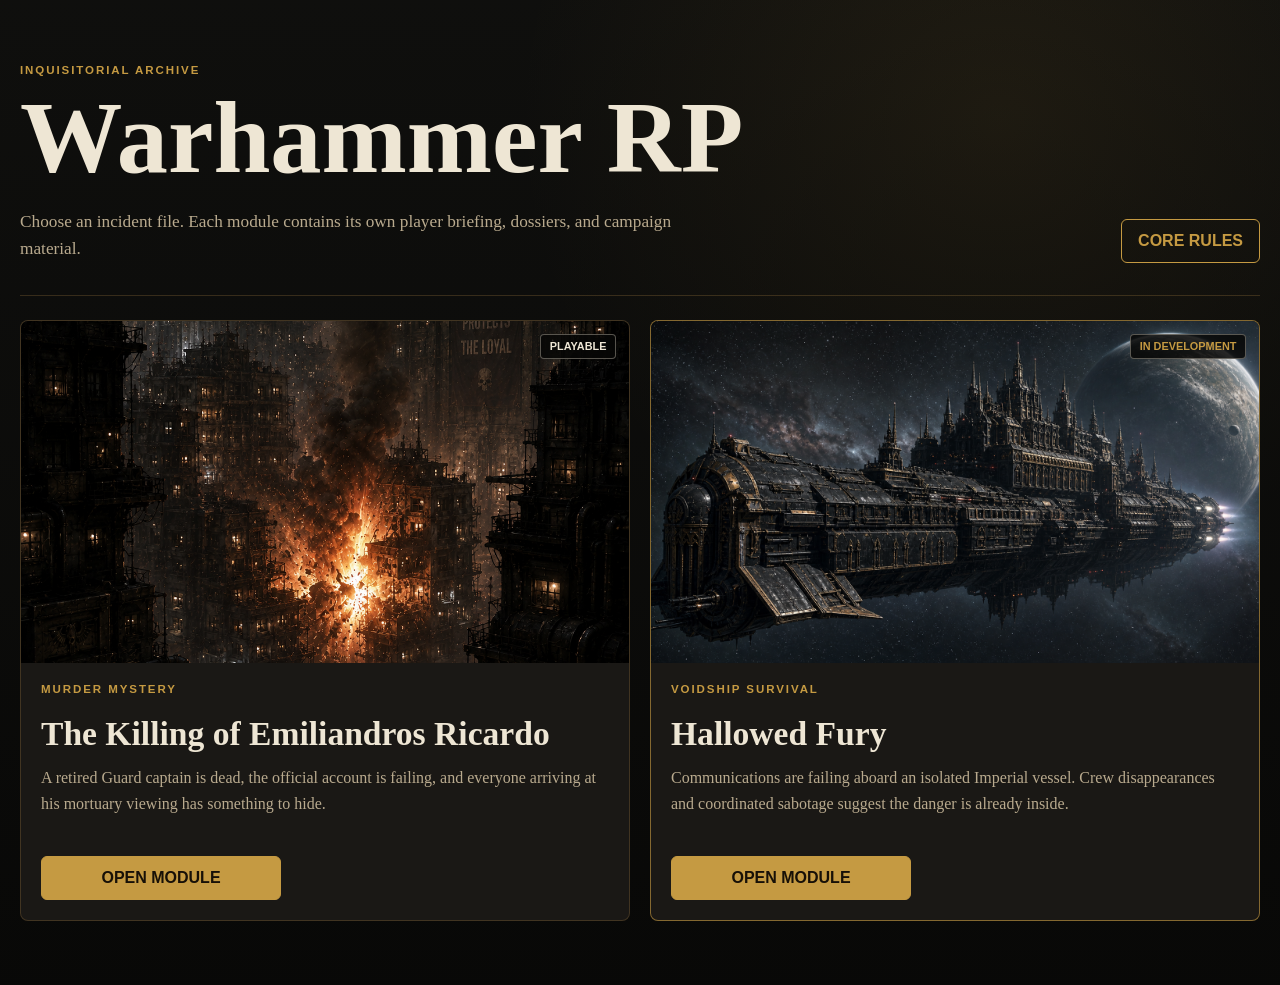
<file: index.html>
<!doctype html>
<html lang="en">
  <head>
    <meta charset="utf-8">
    <meta name="viewport" content="width=device-width, initial-scale=1">
    <meta name="description" content="Warhammer RP campaign modules and player dossiers.">
    <title>Warhammer RP - Module Archive</title>
    <link rel="stylesheet" href="styles.css?v=20260628-modules">
  </head>
  <body class="module-hub-page">
    <header class="module-hub-header">
      <div>
        <p class="eyebrow">Inquisitorial Archive</p>
        <h1>Warhammer RP</h1>
        <p class="module-hub-intro">Choose an incident file. Each module contains its own player briefing, dossiers, and campaign material.</p>
      </div>
      <a class="button secondary" href="rules.html">Core Rules</a>
    </header>

    <main class="module-hub-layout">
      <section class="module-grid" aria-label="Available roleplaying modules">
        <article class="module-card">
          <a class="module-card-media" href="modules/ricardo/index.html" aria-label="Open The Killing of Emiliandros Ricardo">
            <img src="modules/ricardo/assets/Player%20Characters/4fe3f929-f056-469f-8570-948c34a160f2.png" alt="An explosion tearing through a hive hab block">
            <span class="module-status ready">Playable</span>
          </a>
          <div class="module-card-body">
            <p class="eyebrow">Murder Mystery</p>
            <h2>The Killing of Emiliandros Ricardo</h2>
            <p>A retired Guard captain is dead, the official account is failing, and everyone arriving at his mortuary viewing has something to hide.</p>
            <a class="button" href="modules/ricardo/index.html">Open Module</a>
          </div>
        </article>

        <article class="module-card featured">
          <a class="module-card-media" href="modules/hallowed-fury/index.html" aria-label="Open Hallowed Fury">
            <img src="modules/hallowed-fury/hallowed-fury-starship.png" alt="The gothic voidship Hallowed Fury crossing deep space">
            <span class="module-status development">In Development</span>
          </a>
          <div class="module-card-body">
            <p class="eyebrow">Voidship Survival</p>
            <h2>Hallowed Fury</h2>
            <p>Communications are failing aboard an isolated Imperial vessel. Crew disappearances and coordinated sabotage suggest the danger is already inside.</p>
            <a class="button" href="modules/hallowed-fury/index.html">Open Module</a>
          </div>
        </article>
      </section>
    </main>
  </body>
</html>
</file>
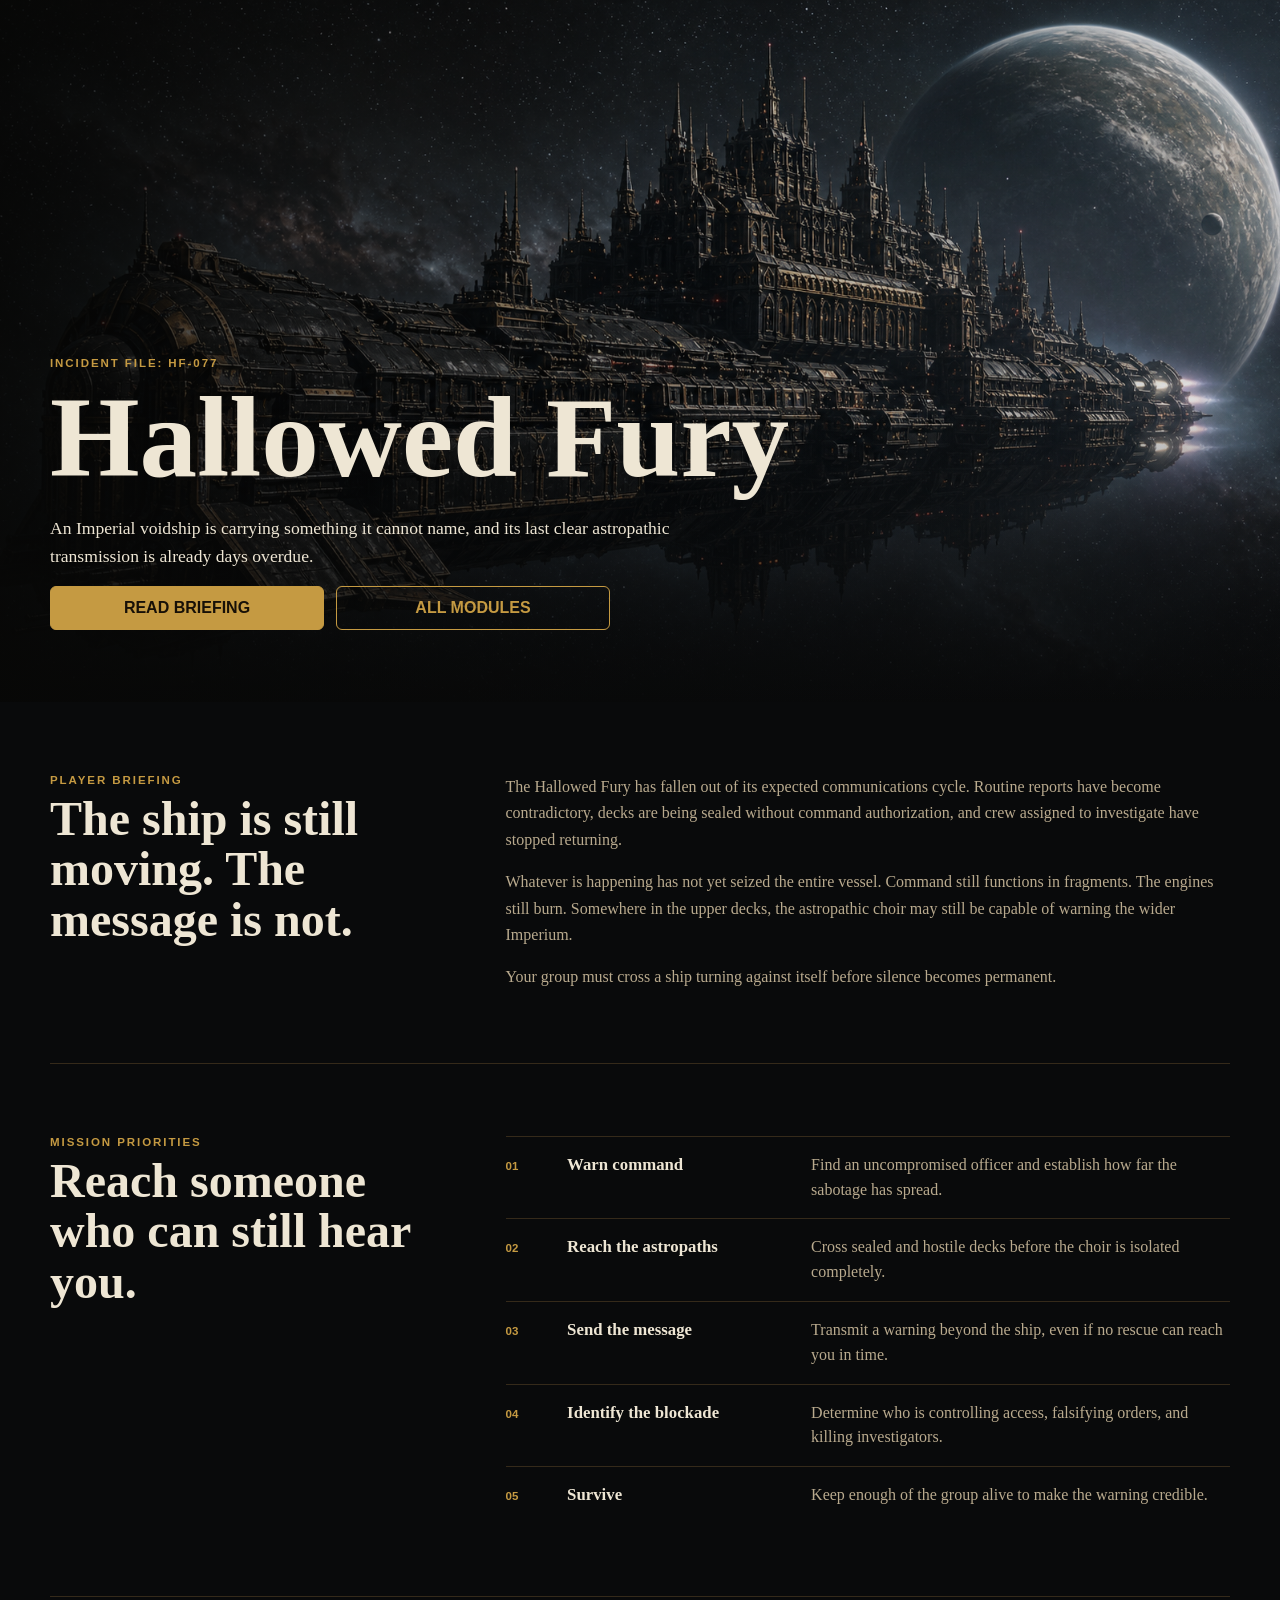
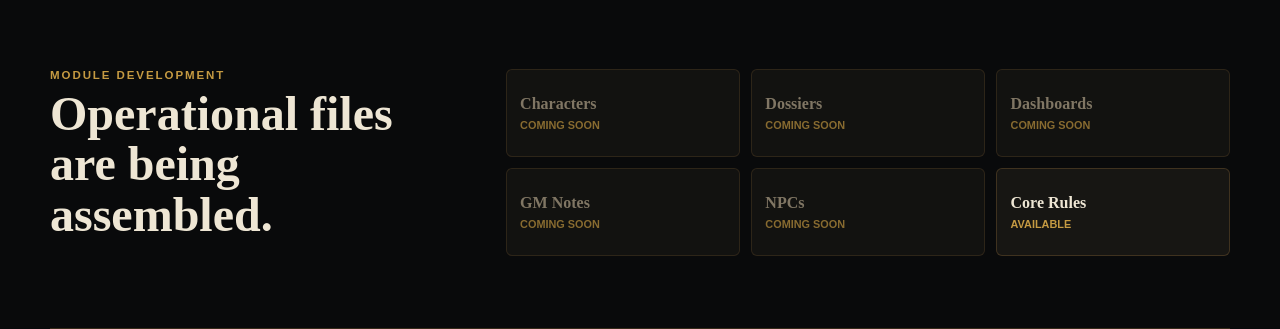
<file: modules/hallowed-fury/index.html>
<!doctype html>
<html lang="en">
  <head>
    <meta charset="utf-8">
    <meta name="viewport" content="width=device-width, initial-scale=1">
    <meta name="description" content="Hallowed Fury, a Warhammer RP voidship module.">
    <title>Warhammer RP - Hallowed Fury</title>
    <link rel="stylesheet" href="../../styles.css?v=20260628-modules">
  </head>
  <body class="fury-page">
    <main>
      <section class="fury-hero">
        <img src="hallowed-fury-starship.png" alt="The Imperial voidship Hallowed Fury travelling through deep space">
        <div class="fury-hero-copy">
          <p class="eyebrow">Incident File: HF-077</p>
          <h1>Hallowed Fury</h1>
          <p>An Imperial voidship is carrying something it cannot name, and its last clear astropathic transmission is already days overdue.</p>
          <div class="landing-actions">
            <a class="button" href="#briefing">Read Briefing</a>
            <a class="button secondary" href="../../index.html">All Modules</a>
          </div>
        </div>
      </section>

      <section class="fury-brief" id="briefing">
        <div class="fury-brief-heading">
          <p class="eyebrow">Player Briefing</p>
          <h2>The ship is still moving. The message is not.</h2>
        </div>
        <div class="brief-copy">
          <p>The Hallowed Fury has fallen out of its expected communications cycle. Routine reports have become contradictory, decks are being sealed without command authorization, and crew assigned to investigate have stopped returning.</p>
          <p>Whatever is happening has not yet seized the entire vessel. Command still functions in fragments. The engines still burn. Somewhere in the upper decks, the astropathic choir may still be capable of warning the wider Imperium.</p>
          <p>Your group must cross a ship turning against itself before silence becomes permanent.</p>
        </div>
      </section>

      <section class="fury-objectives" aria-labelledby="objectivesTitle">
        <div>
          <p class="eyebrow">Mission Priorities</p>
          <h2 id="objectivesTitle">Reach someone who can still hear you.</h2>
        </div>
        <ol class="objective-list">
          <li><span>01</span><strong>Warn command</strong><p>Find an uncompromised officer and establish how far the sabotage has spread.</p></li>
          <li><span>02</span><strong>Reach the astropaths</strong><p>Cross sealed and hostile decks before the choir is isolated completely.</p></li>
          <li><span>03</span><strong>Send the message</strong><p>Transmit a warning beyond the ship, even if no rescue can reach you in time.</p></li>
          <li><span>04</span><strong>Identify the blockade</strong><p>Determine who is controlling access, falsifying orders, and killing investigators.</p></li>
          <li><span>05</span><strong>Survive</strong><p>Keep enough of the group alive to make the warning credible.</p></li>
        </ol>
      </section>

      <section class="module-tools" aria-label="Hallowed Fury module sections">
        <div>
          <p class="eyebrow">Module Development</p>
          <h2>Operational files are being assembled.</h2>
        </div>
        <div class="module-tool-grid">
          <span class="module-tool disabled" aria-disabled="true">Characters <small>Coming soon</small></span>
          <span class="module-tool disabled" aria-disabled="true">Dossiers <small>Coming soon</small></span>
          <span class="module-tool disabled" aria-disabled="true">Dashboards <small>Coming soon</small></span>
          <span class="module-tool disabled" aria-disabled="true">GM Notes <small>Coming soon</small></span>
          <span class="module-tool disabled" aria-disabled="true">NPCs <small>Coming soon</small></span>
          <a class="module-tool" href="../../rules.html">Core Rules <small>Available</small></a>
        </div>
      </section>
    </main>
  </body>
</html>
</file>
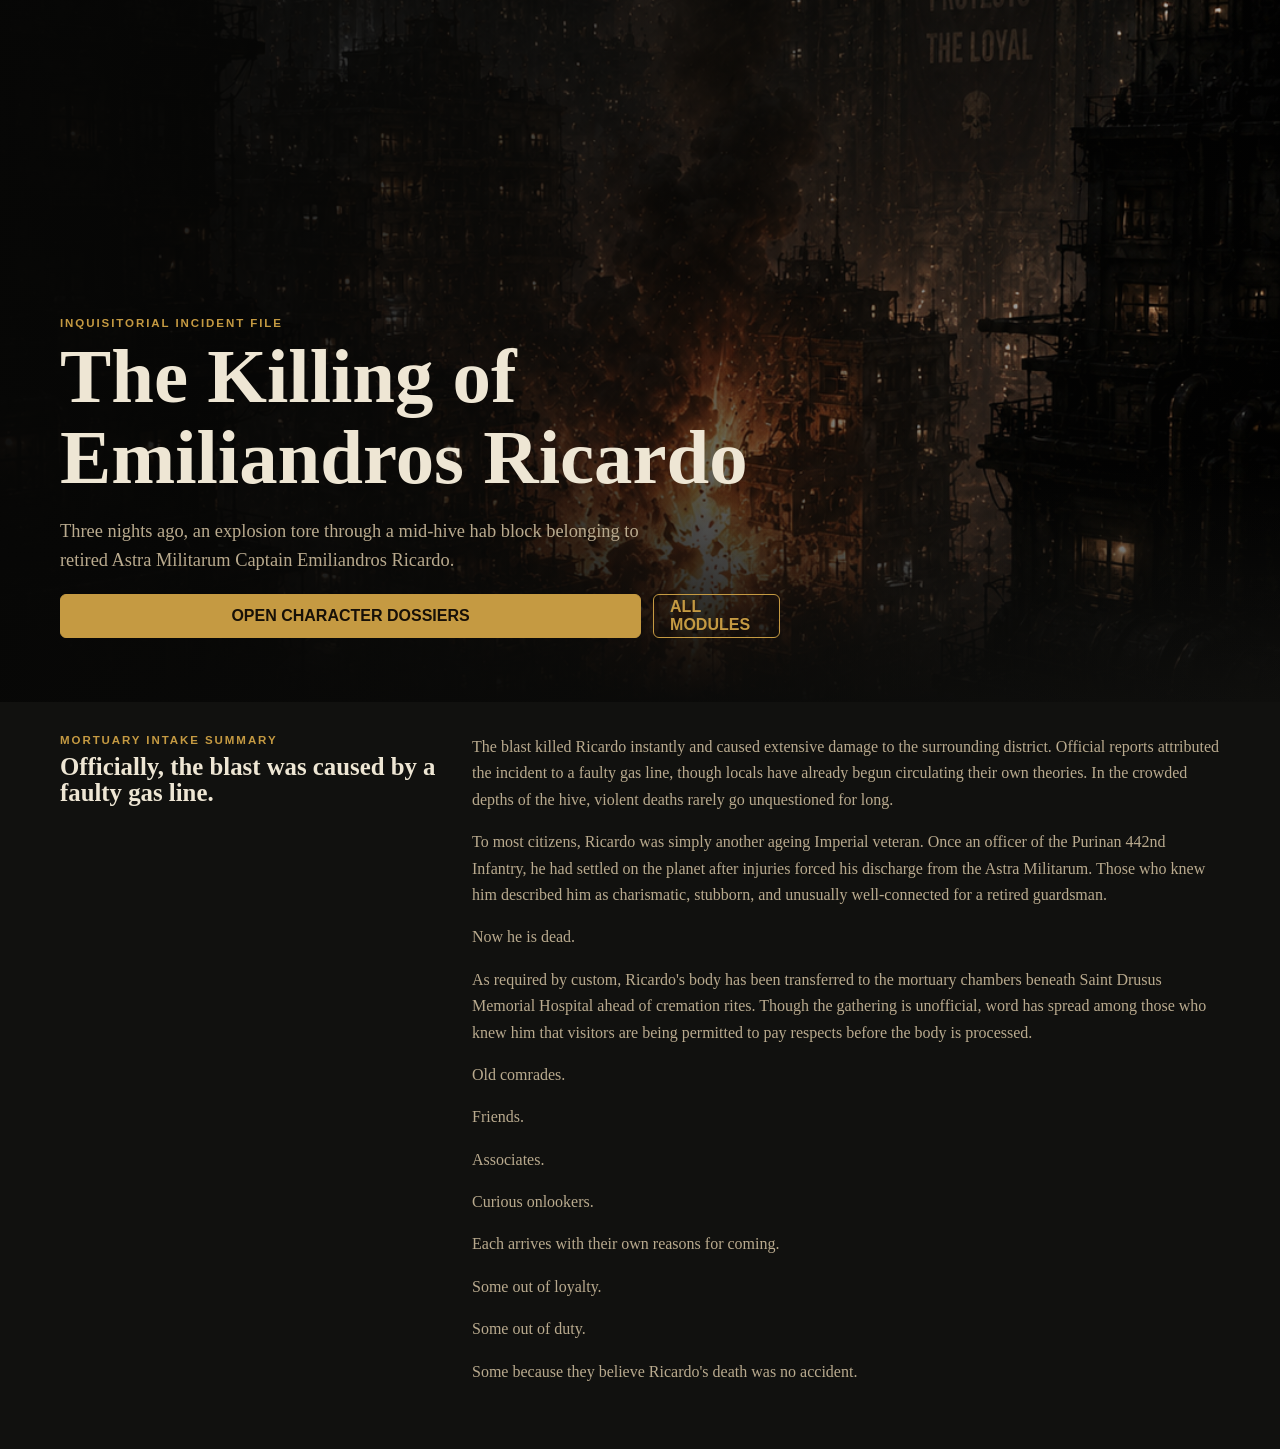
<file: modules/ricardo/index.html>
<!doctype html>
<html lang="en">
  <head>
    <meta charset="utf-8">
    <meta name="viewport" content="width=device-width, initial-scale=1">
    <title>Warhammer RP - The Killing of Emiliandros Ricardo</title>
    <link rel="stylesheet" href="../../styles.css?v=20260628-modules">
  </head>
  <body class="landing-page">
    <main>
      <section class="landing-hero">
        <div class="landing-copy">
          <p class="eyebrow">Inquisitorial Incident File</p>
          <h1>The Killing of Emiliandros Ricardo</h1>
          <p>Three nights ago, an explosion tore through a mid-hive hab block belonging to retired Astra Militarum Captain Emiliandros Ricardo.</p>
          <div class="landing-actions">
            <a class="button landing-button" href="selection.html">Open Character Dossiers</a>
            <a class="button secondary" href="../../index.html">All Modules</a>
          </div>
        </div>
      </section>

      <section class="scenario-brief" aria-label="Scenario introduction">
        <div>
          <p class="eyebrow">Mortuary Intake Summary</p>
          <h2>Officially, the blast was caused by a faulty gas line.</h2>
        </div>
        <div class="brief-copy">
          <p>The blast killed Ricardo instantly and caused extensive damage to the surrounding district. Official reports attributed the incident to a faulty gas line, though locals have already begun circulating their own theories. In the crowded depths of the hive, violent deaths rarely go unquestioned for long.</p>
          <p>To most citizens, Ricardo was simply another ageing Imperial veteran. Once an officer of the Purinan 442nd Infantry, he had settled on the planet after injuries forced his discharge from the Astra Militarum. Those who knew him described him as charismatic, stubborn, and unusually well-connected for a retired guardsman.</p>
          <p>Now he is dead.</p>
          <p>As required by custom, Ricardo's body has been transferred to the mortuary chambers beneath Saint Drusus Memorial Hospital ahead of cremation rites. Though the gathering is unofficial, word has spread among those who knew him that visitors are being permitted to pay respects before the body is processed.</p>
          <p>Old comrades.</p>
          <p>Friends.</p>
          <p>Associates.</p>
          <p>Curious onlookers.</p>
          <p>Each arrives with their own reasons for coming.</p>
          <p>Some out of loyalty.</p>
          <p>Some out of duty.</p>
          <p>Some because they believe Ricardo's death was no accident.</p>
        </div>
      </section>
    </main>
  </body>
</html>
</file>
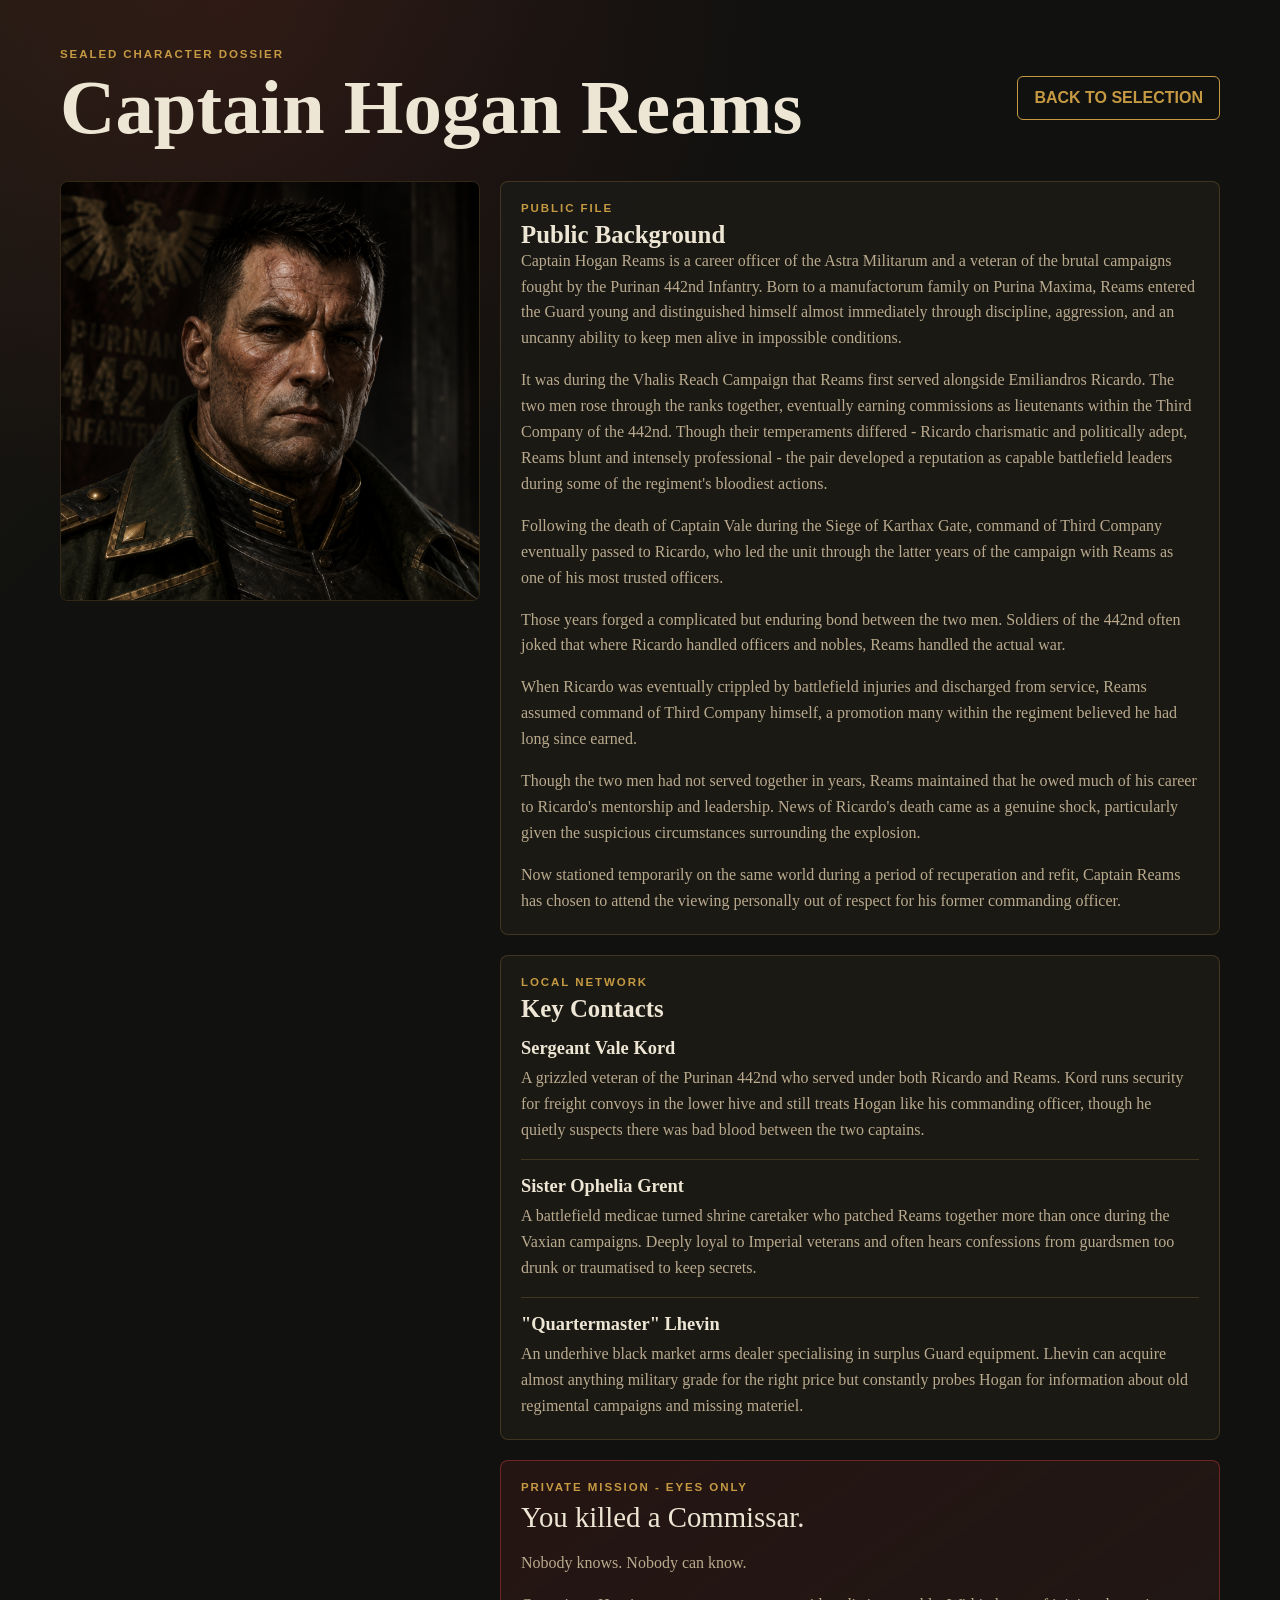
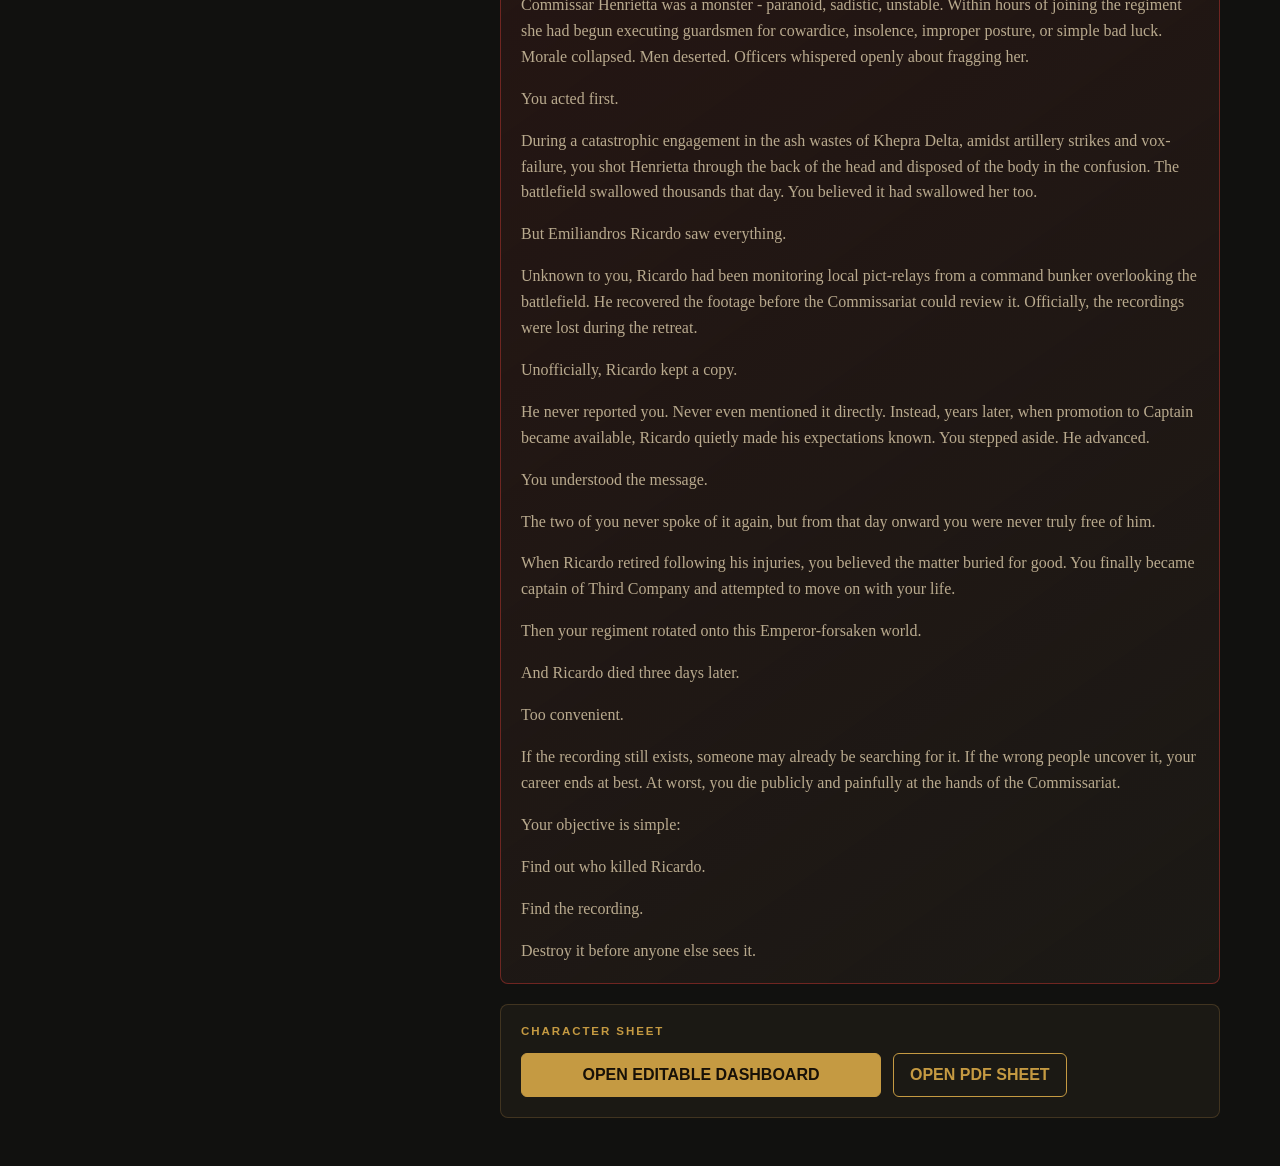
<file: character.html>
<!doctype html>
<html lang="en">
  <head>
    <meta charset="utf-8">
    <meta name="viewport" content="width=device-width, initial-scale=1">
    <meta http-equiv="refresh" content="0; url=modules/ricardo/character.html">
    <title>Redirecting to Ricardo Character Dossier</title>
    <script>location.replace("modules/ricardo/character.html" + location.search + location.hash);</script>
  </head>
  <body><p><a href="modules/ricardo/character.html">Open Ricardo character dossier</a></p></body>
</html>
</file>
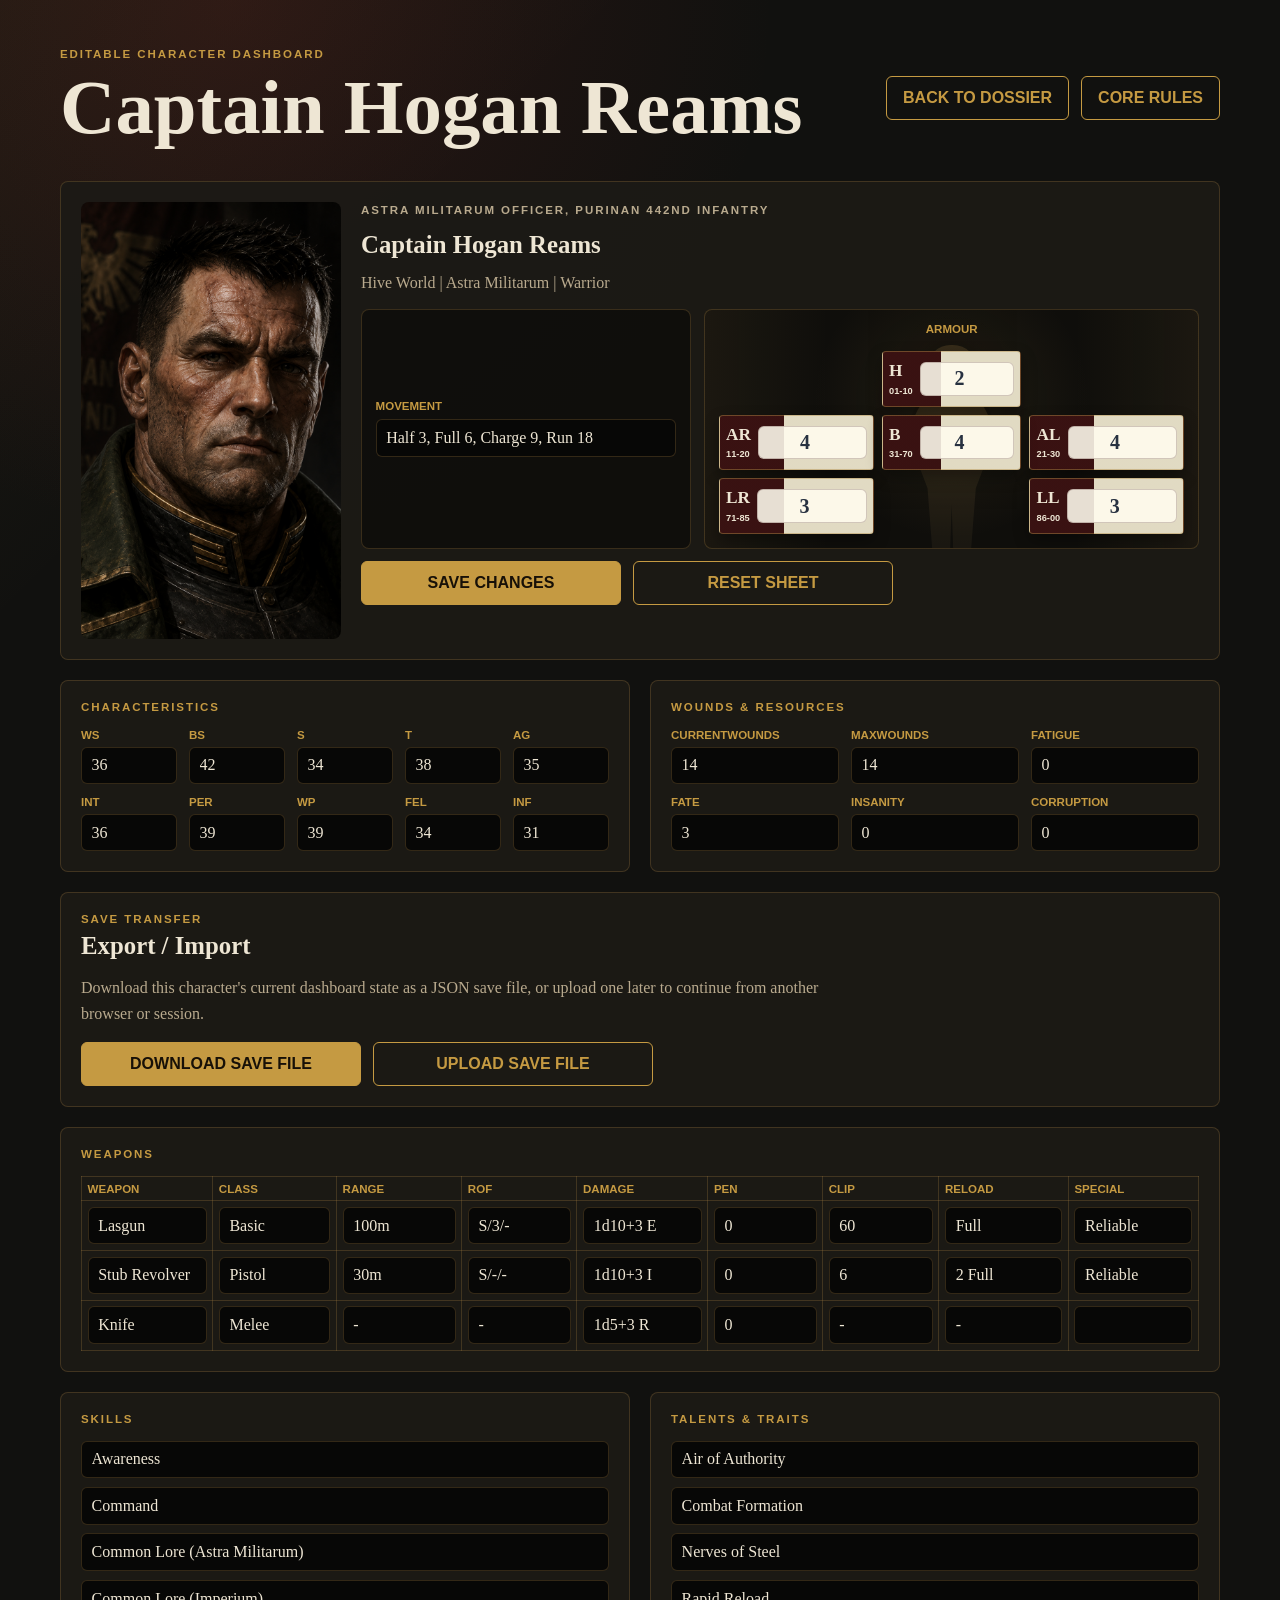
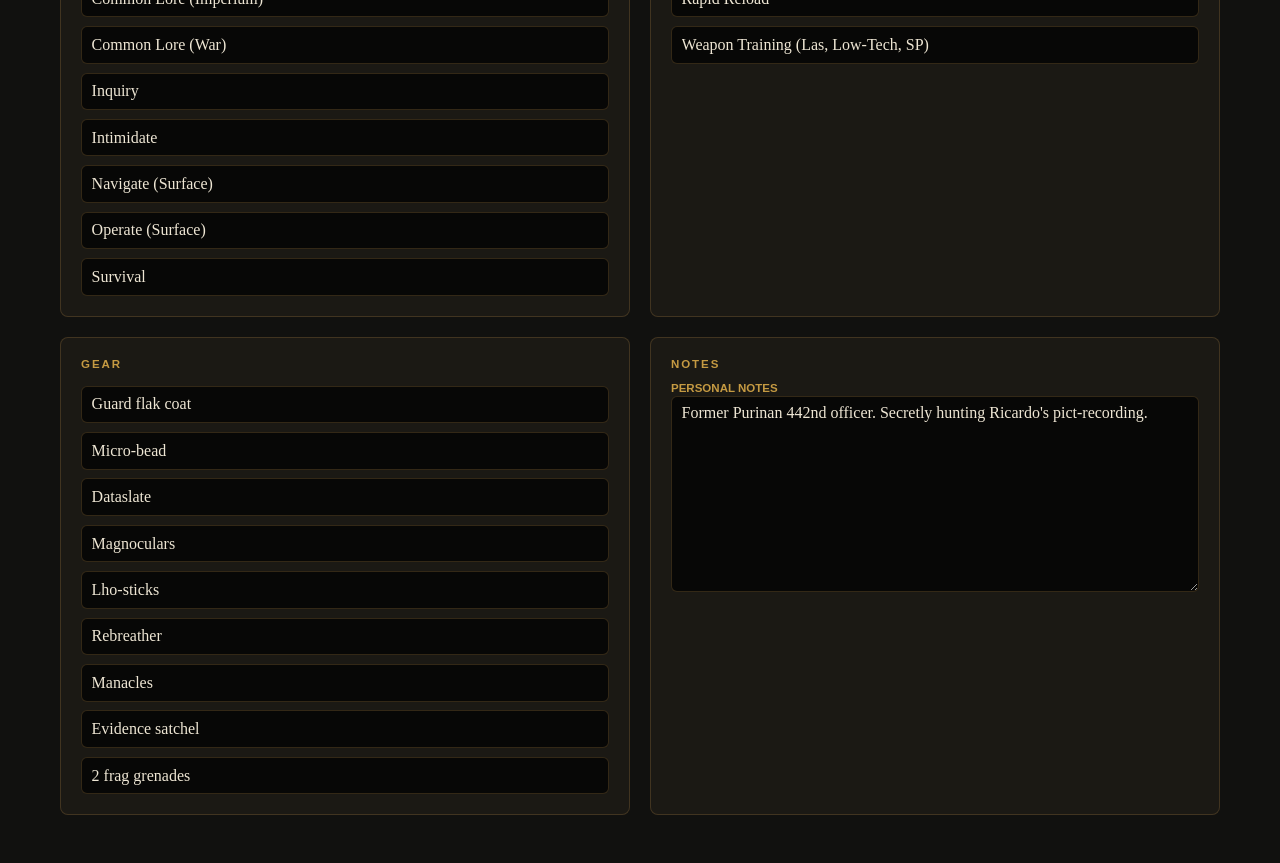
<file: dashboard.html>
<!doctype html>
<html lang="en">
  <head>
    <meta charset="utf-8">
    <meta name="viewport" content="width=device-width, initial-scale=1">
    <meta http-equiv="refresh" content="0; url=modules/ricardo/dashboard.html">
    <title>Redirecting to Ricardo Character Dashboard</title>
    <script>location.replace("modules/ricardo/dashboard.html" + location.search + location.hash);</script>
  </head>
  <body><p><a href="modules/ricardo/dashboard.html">Open Ricardo character dashboard</a></p></body>
</html>
</file>
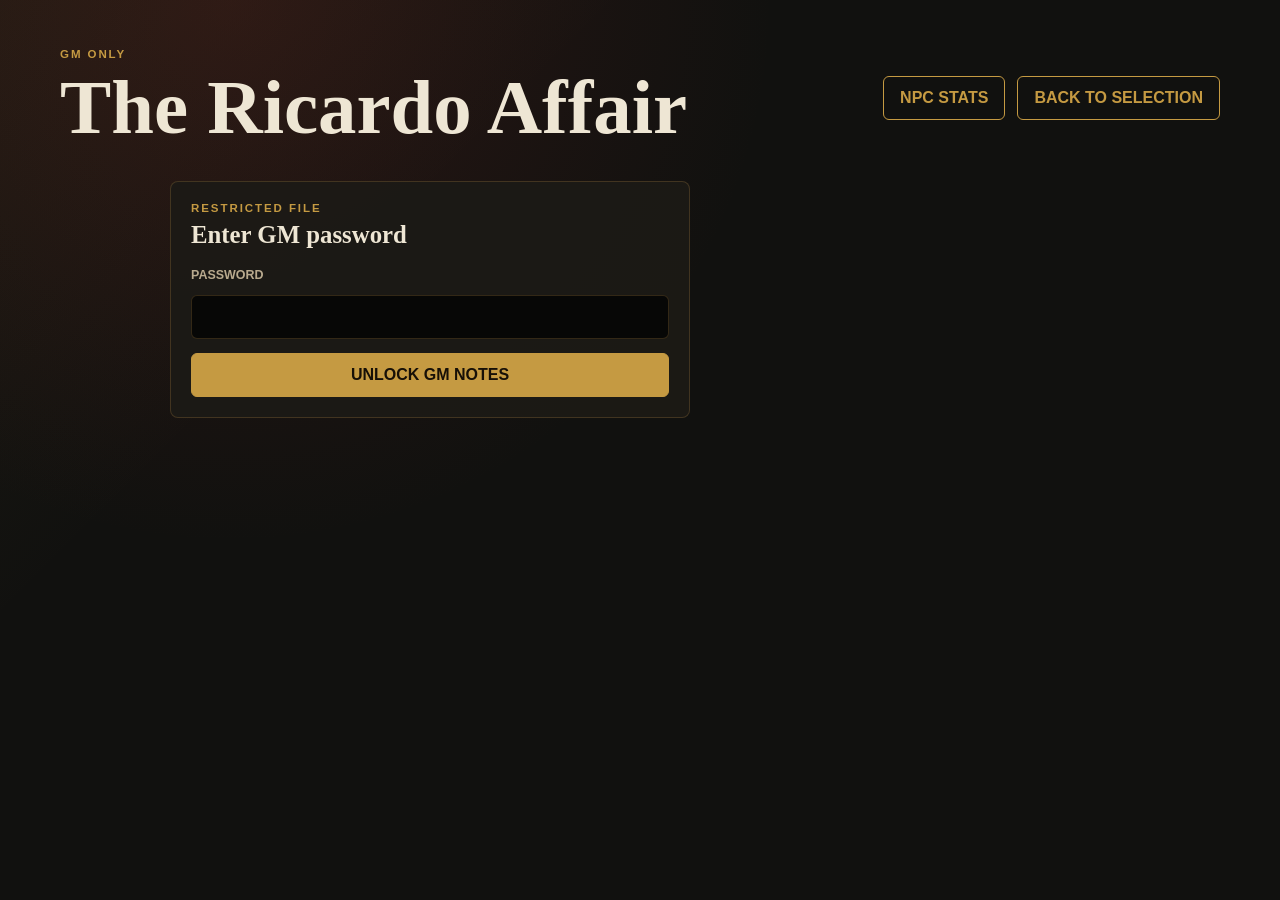
<file: gm.html>
<!doctype html>
<html lang="en">
  <head>
    <meta charset="utf-8">
    <meta name="viewport" content="width=device-width, initial-scale=1">
    <meta http-equiv="refresh" content="0; url=modules/ricardo/gm.html">
    <title>Redirecting to Ricardo GM Notes</title>
    <script>location.replace("modules/ricardo/gm.html" + location.search + location.hash);</script>
  </head>
  <body><p><a href="modules/ricardo/gm.html">Open Ricardo GM notes</a></p></body>
</html>
</file>
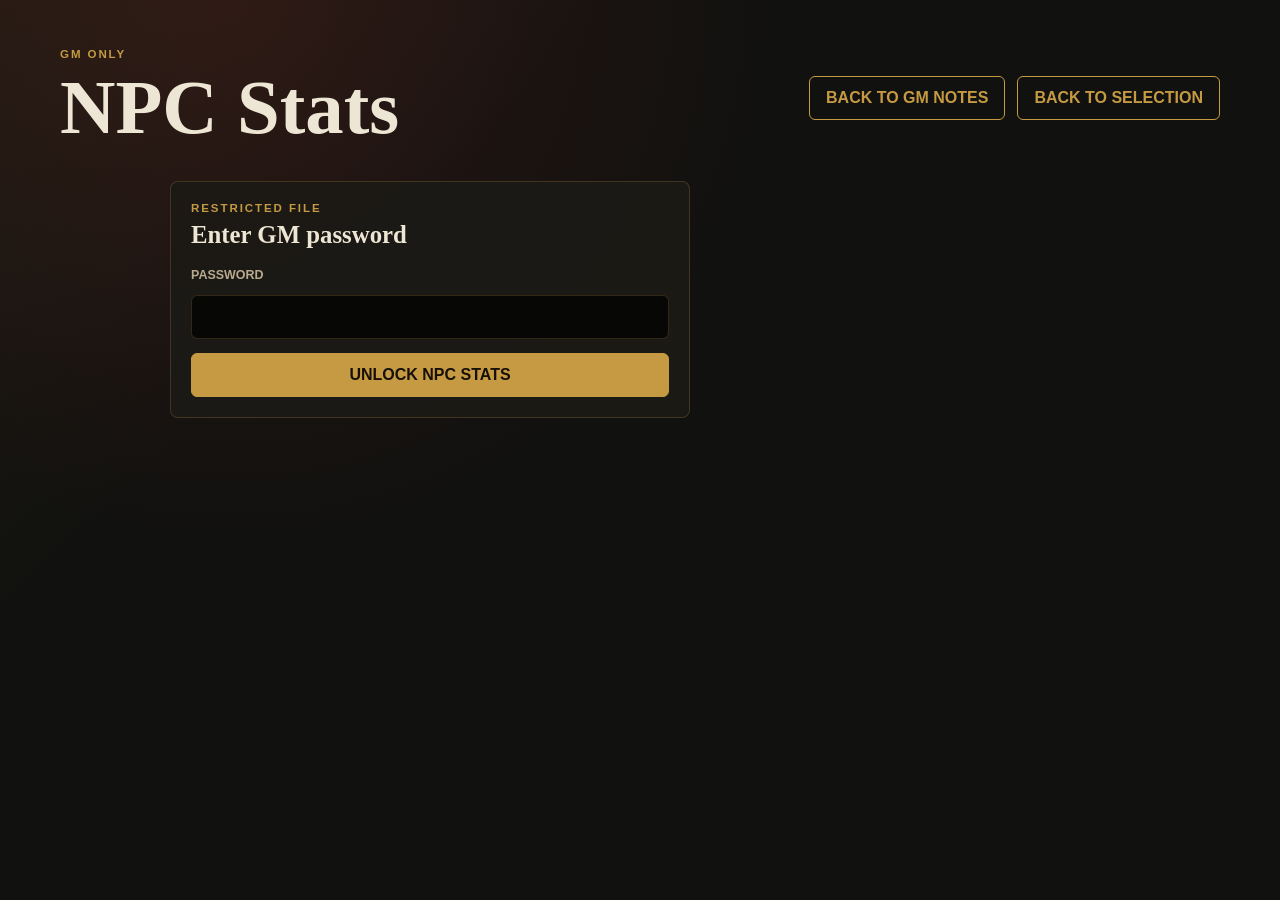
<file: npcs.html>
<!doctype html>
<html lang="en">
  <head>
    <meta charset="utf-8">
    <meta name="viewport" content="width=device-width, initial-scale=1">
    <meta http-equiv="refresh" content="0; url=modules/ricardo/npcs.html">
    <title>Redirecting to Ricardo NPC Stats</title>
    <script>location.replace("modules/ricardo/npcs.html" + location.search + location.hash);</script>
  </head>
  <body><p><a href="modules/ricardo/npcs.html">Open Ricardo NPC stats</a></p></body>
</html>
</file>
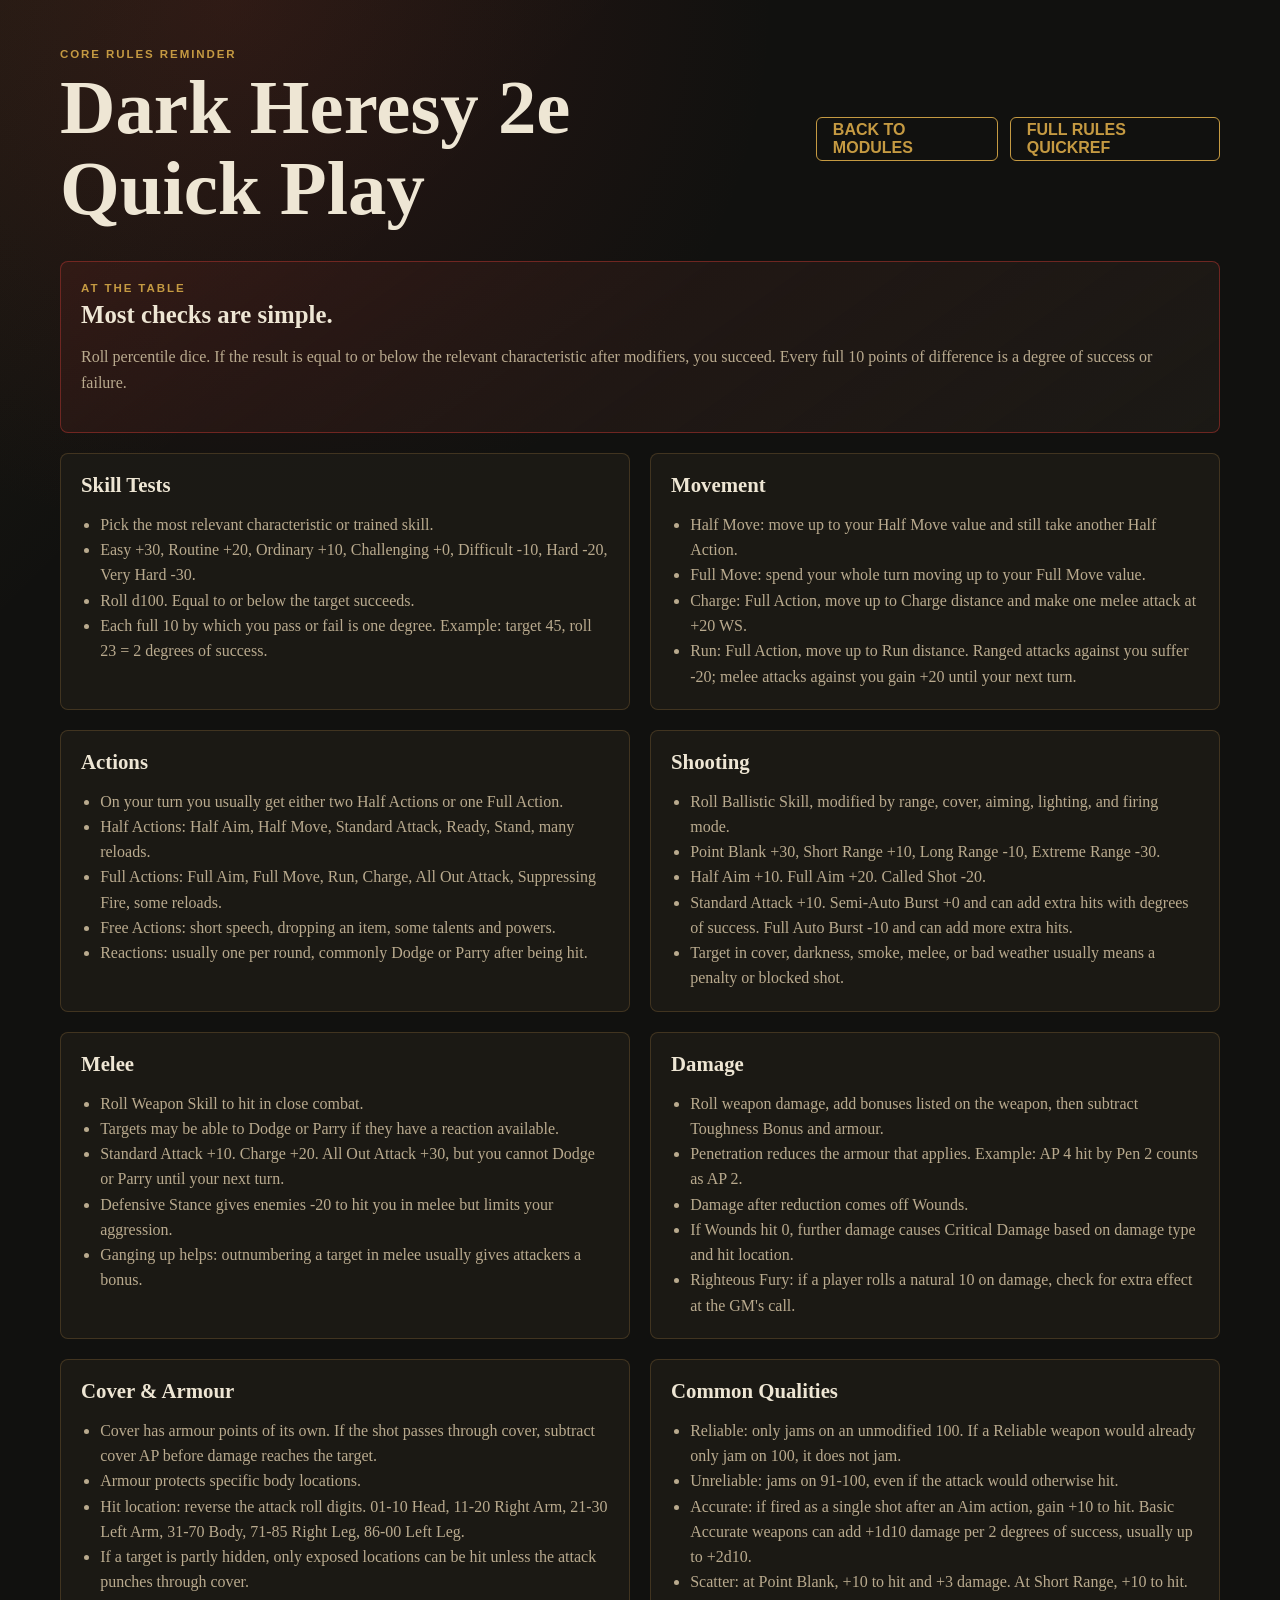
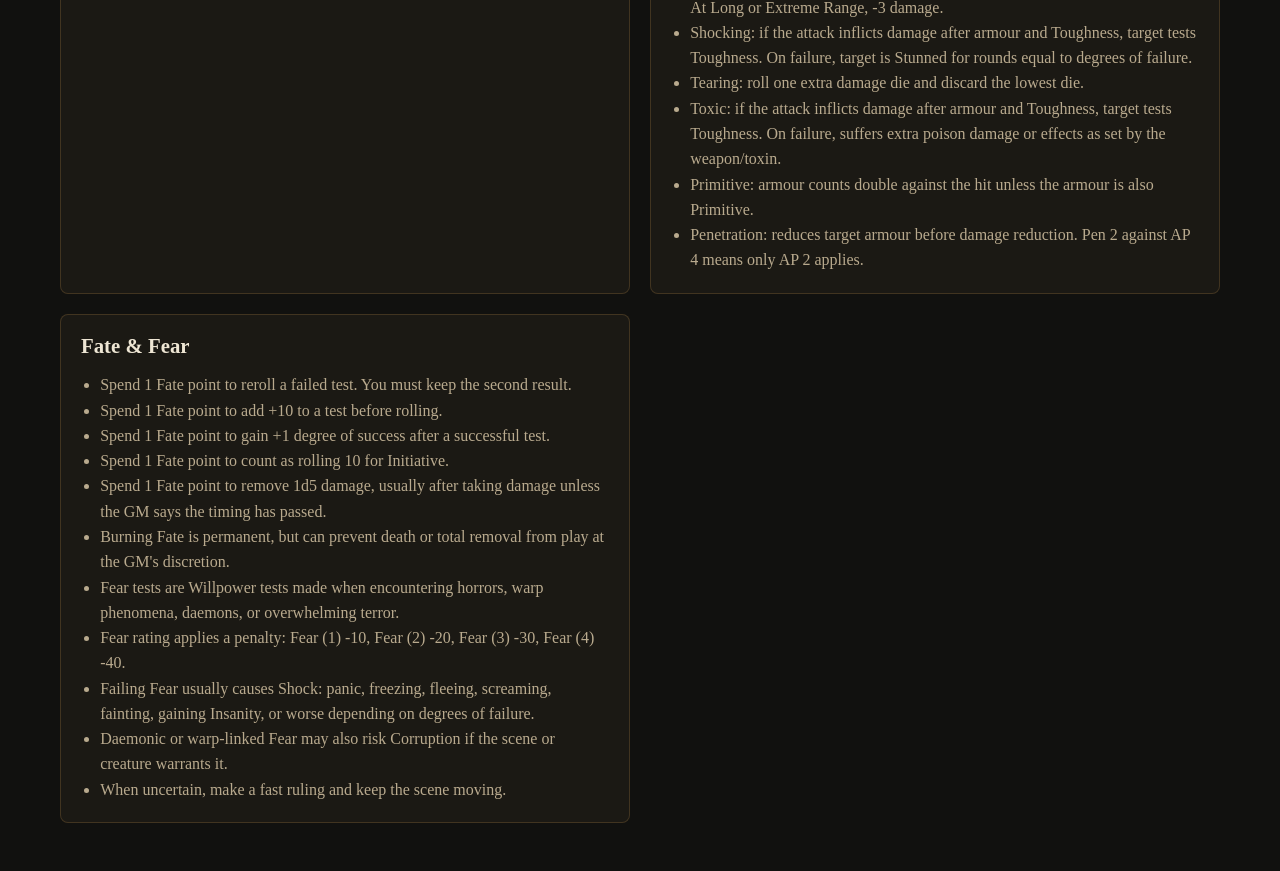
<file: rules.html>
<!doctype html>
<html lang="en">
  <head>
    <meta charset="utf-8">
    <meta name="viewport" content="width=device-width, initial-scale=1">
    <title>Warhammer RP - Core Rules Reminder</title>
    <link rel="stylesheet" href="styles.css?v=20260628-modules">
  </head>
  <body>
    <header class="site-header compact">
      <div>
        <p class="eyebrow">Core Rules Reminder</p>
        <h1>Dark Heresy 2e Quick Play</h1>
      </div>
      <div class="header-button-row">
        <a class="button secondary" href="index.html">Back to Modules</a>
        <a class="button secondary" href="https://apps.ajott.io/quickref/" target="_blank" rel="noopener">Full Rules Quickref</a>
      </div>
    </header>

    <main class="rules-layout">
      <section class="section-block secret">
        <p class="eyebrow">At The Table</p>
        <h2>Most checks are simple.</h2>
        <p class="prose">Roll percentile dice. If the result is equal to or below the relevant characteristic after modifiers, you succeed. Every full 10 points of difference is a degree of success or failure.</p>
      </section>

      <section class="rules-grid">
        <article class="rule-card">
          <h2>Skill Tests</h2>
          <ul>
            <li>Pick the most relevant characteristic or trained skill.</li>
            <li>Easy +30, Routine +20, Ordinary +10, Challenging +0, Difficult -10, Hard -20, Very Hard -30.</li>
            <li>Roll d100. Equal to or below the target succeeds.</li>
            <li>Each full 10 by which you pass or fail is one degree. Example: target 45, roll 23 = 2 degrees of success.</li>
          </ul>
        </article>

        <article class="rule-card">
          <h2>Movement</h2>
          <ul>
            <li>Half Move: move up to your Half Move value and still take another Half Action.</li>
            <li>Full Move: spend your whole turn moving up to your Full Move value.</li>
            <li>Charge: Full Action, move up to Charge distance and make one melee attack at +20 WS.</li>
            <li>Run: Full Action, move up to Run distance. Ranged attacks against you suffer -20; melee attacks against you gain +20 until your next turn.</li>
          </ul>
        </article>

        <article class="rule-card">
          <h2>Actions</h2>
          <ul>
            <li>On your turn you usually get either two Half Actions or one Full Action.</li>
            <li>Half Actions: Half Aim, Half Move, Standard Attack, Ready, Stand, many reloads.</li>
            <li>Full Actions: Full Aim, Full Move, Run, Charge, All Out Attack, Suppressing Fire, some reloads.</li>
            <li>Free Actions: short speech, dropping an item, some talents and powers.</li>
            <li>Reactions: usually one per round, commonly Dodge or Parry after being hit.</li>
          </ul>
        </article>

        <article class="rule-card">
          <h2>Shooting</h2>
          <ul>
            <li>Roll Ballistic Skill, modified by range, cover, aiming, lighting, and firing mode.</li>
            <li>Point Blank +30, Short Range +10, Long Range -10, Extreme Range -30.</li>
            <li>Half Aim +10. Full Aim +20. Called Shot -20.</li>
            <li>Standard Attack +10. Semi-Auto Burst +0 and can add extra hits with degrees of success. Full Auto Burst -10 and can add more extra hits.</li>
            <li>Target in cover, darkness, smoke, melee, or bad weather usually means a penalty or blocked shot.</li>
          </ul>
        </article>

        <article class="rule-card">
          <h2>Melee</h2>
          <ul>
            <li>Roll Weapon Skill to hit in close combat.</li>
            <li>Targets may be able to Dodge or Parry if they have a reaction available.</li>
            <li>Standard Attack +10. Charge +20. All Out Attack +30, but you cannot Dodge or Parry until your next turn.</li>
            <li>Defensive Stance gives enemies -20 to hit you in melee but limits your aggression.</li>
            <li>Ganging up helps: outnumbering a target in melee usually gives attackers a bonus.</li>
          </ul>
        </article>

        <article class="rule-card">
          <h2>Damage</h2>
          <ul>
            <li>Roll weapon damage, add bonuses listed on the weapon, then subtract Toughness Bonus and armour.</li>
            <li>Penetration reduces the armour that applies. Example: AP 4 hit by Pen 2 counts as AP 2.</li>
            <li>Damage after reduction comes off Wounds.</li>
            <li>If Wounds hit 0, further damage causes Critical Damage based on damage type and hit location.</li>
            <li>Righteous Fury: if a player rolls a natural 10 on damage, check for extra effect at the GM's call.</li>
          </ul>
        </article>

        <article class="rule-card">
          <h2>Cover & Armour</h2>
          <ul>
            <li>Cover has armour points of its own. If the shot passes through cover, subtract cover AP before damage reaches the target.</li>
            <li>Armour protects specific body locations.</li>
            <li>Hit location: reverse the attack roll digits. 01-10 Head, 11-20 Right Arm, 21-30 Left Arm, 31-70 Body, 71-85 Right Leg, 86-00 Left Leg.</li>
            <li>If a target is partly hidden, only exposed locations can be hit unless the attack punches through cover.</li>
          </ul>
        </article>

        <article class="rule-card">
          <h2>Common Qualities</h2>
          <ul>
            <li>Reliable: only jams on an unmodified 100. If a Reliable weapon would already only jam on 100, it does not jam.</li>
            <li>Unreliable: jams on 91-100, even if the attack would otherwise hit.</li>
            <li>Accurate: if fired as a single shot after an Aim action, gain +10 to hit. Basic Accurate weapons can add +1d10 damage per 2 degrees of success, usually up to +2d10.</li>
            <li>Scatter: at Point Blank, +10 to hit and +3 damage. At Short Range, +10 to hit. At Long or Extreme Range, -3 damage.</li>
            <li>Shocking: if the attack inflicts damage after armour and Toughness, target tests Toughness. On failure, target is Stunned for rounds equal to degrees of failure.</li>
            <li>Tearing: roll one extra damage die and discard the lowest die.</li>
            <li>Toxic: if the attack inflicts damage after armour and Toughness, target tests Toughness. On failure, suffers extra poison damage or effects as set by the weapon/toxin.</li>
            <li>Primitive: armour counts double against the hit unless the armour is also Primitive.</li>
            <li>Penetration: reduces target armour before damage reduction. Pen 2 against AP 4 means only AP 2 applies.</li>
          </ul>
        </article>

        <article class="rule-card">
          <h2>Fate & Fear</h2>
          <ul>
            <li>Spend 1 Fate point to reroll a failed test. You must keep the second result.</li>
            <li>Spend 1 Fate point to add +10 to a test before rolling.</li>
            <li>Spend 1 Fate point to gain +1 degree of success after a successful test.</li>
            <li>Spend 1 Fate point to count as rolling 10 for Initiative.</li>
            <li>Spend 1 Fate point to remove 1d5 damage, usually after taking damage unless the GM says the timing has passed.</li>
            <li>Burning Fate is permanent, but can prevent death or total removal from play at the GM's discretion.</li>
            <li>Fear tests are Willpower tests made when encountering horrors, warp phenomena, daemons, or overwhelming terror.</li>
            <li>Fear rating applies a penalty: Fear (1) -10, Fear (2) -20, Fear (3) -30, Fear (4) -40.</li>
            <li>Failing Fear usually causes Shock: panic, freezing, fleeing, screaming, fainting, gaining Insanity, or worse depending on degrees of failure.</li>
            <li>Daemonic or warp-linked Fear may also risk Corruption if the scene or creature warrants it.</li>
            <li>When uncertain, make a fast ruling and keep the scene moving.</li>
          </ul>
        </article>
      </section>
    </main>
  </body>
</html>
</file>
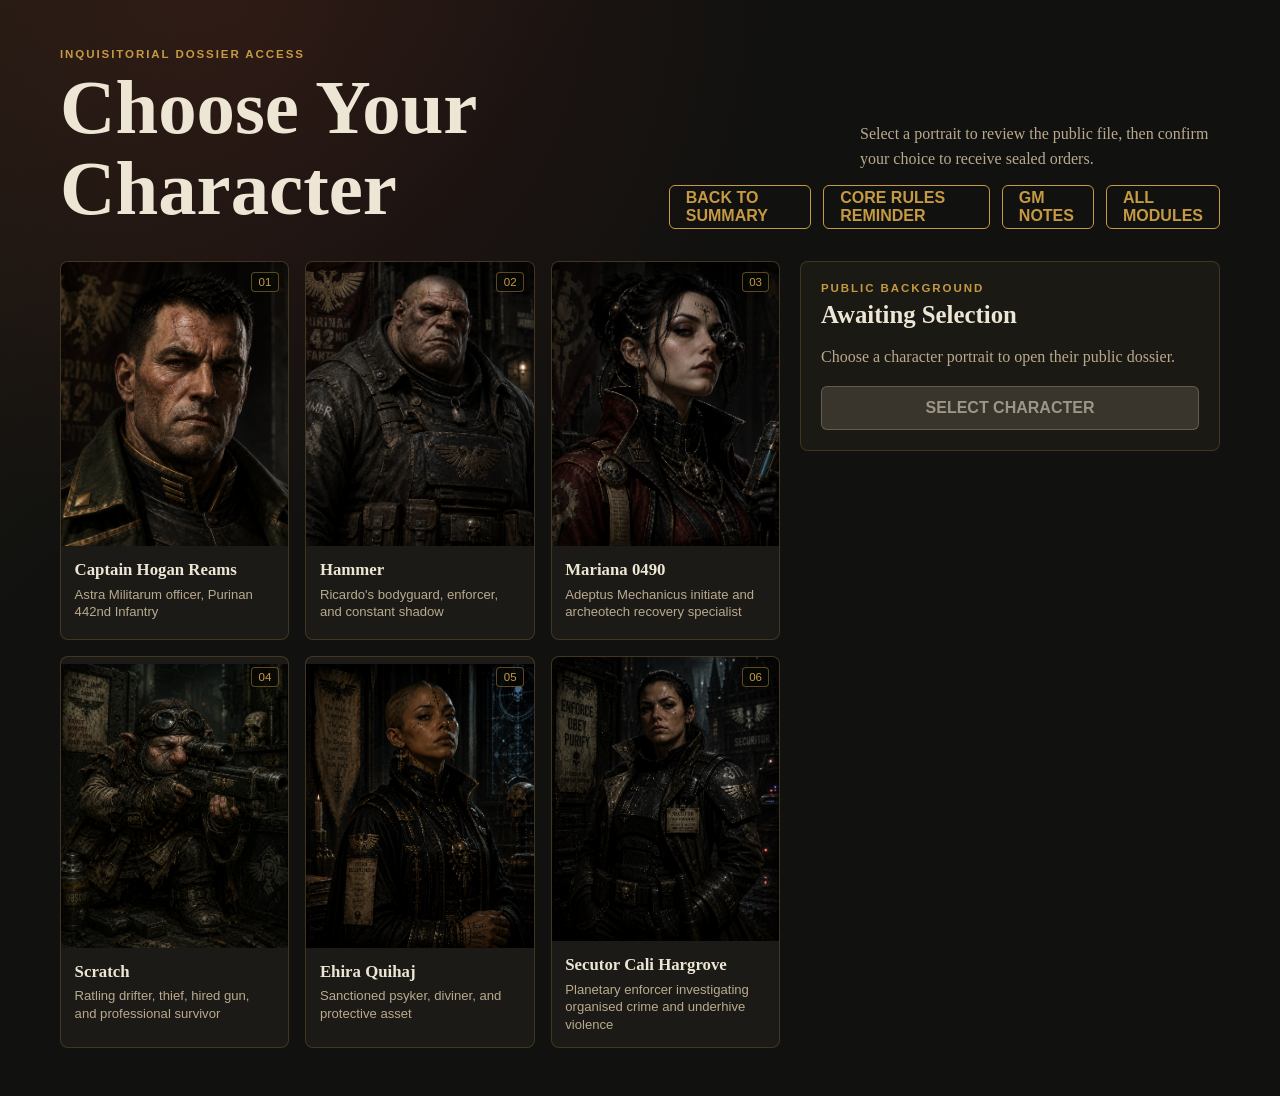
<file: selection.html>
<!doctype html>
<html lang="en">
  <head>
    <meta charset="utf-8">
    <meta name="viewport" content="width=device-width, initial-scale=1">
    <meta http-equiv="refresh" content="0; url=modules/ricardo/selection.html">
    <title>Redirecting to Ricardo Character Selection</title>
    <script>location.replace("modules/ricardo/selection.html" + location.search + location.hash);</script>
  </head>
  <body><p><a href="modules/ricardo/selection.html">Open Ricardo character selection</a></p></body>
</html>
</file>
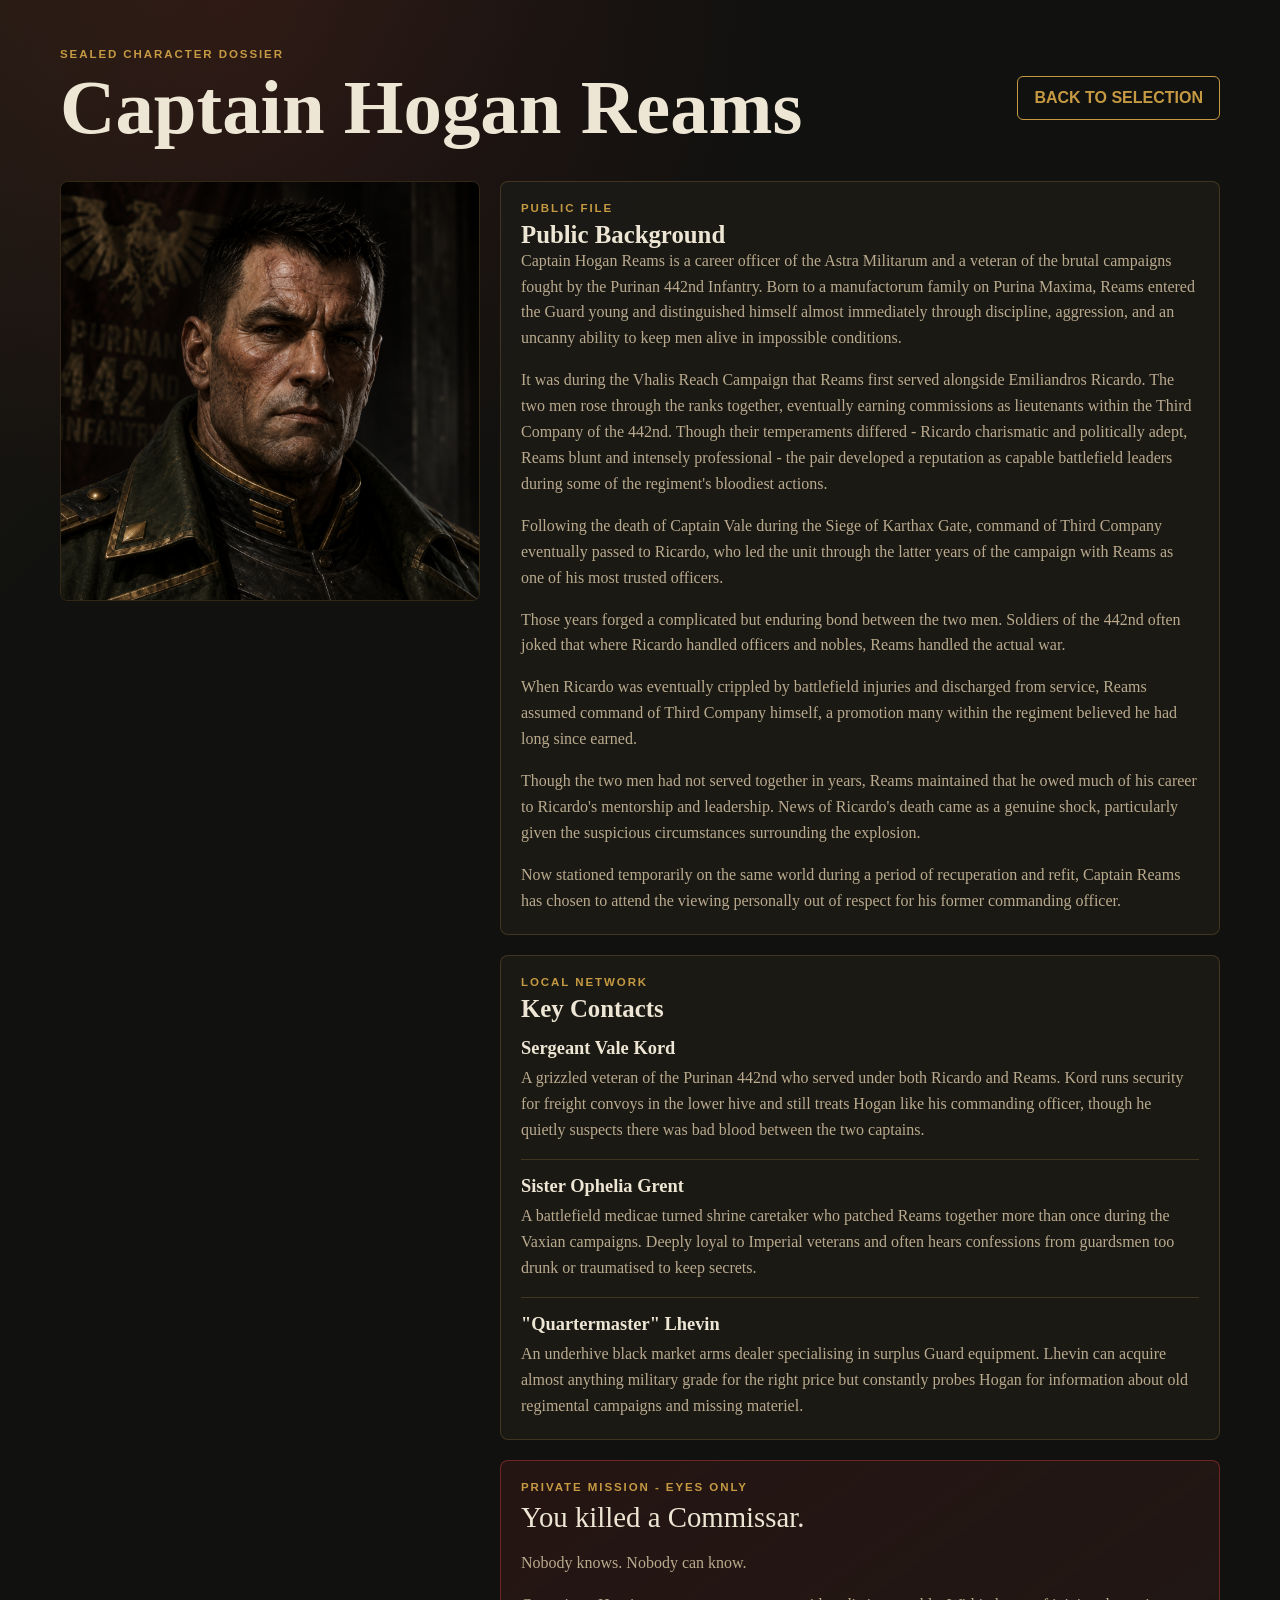
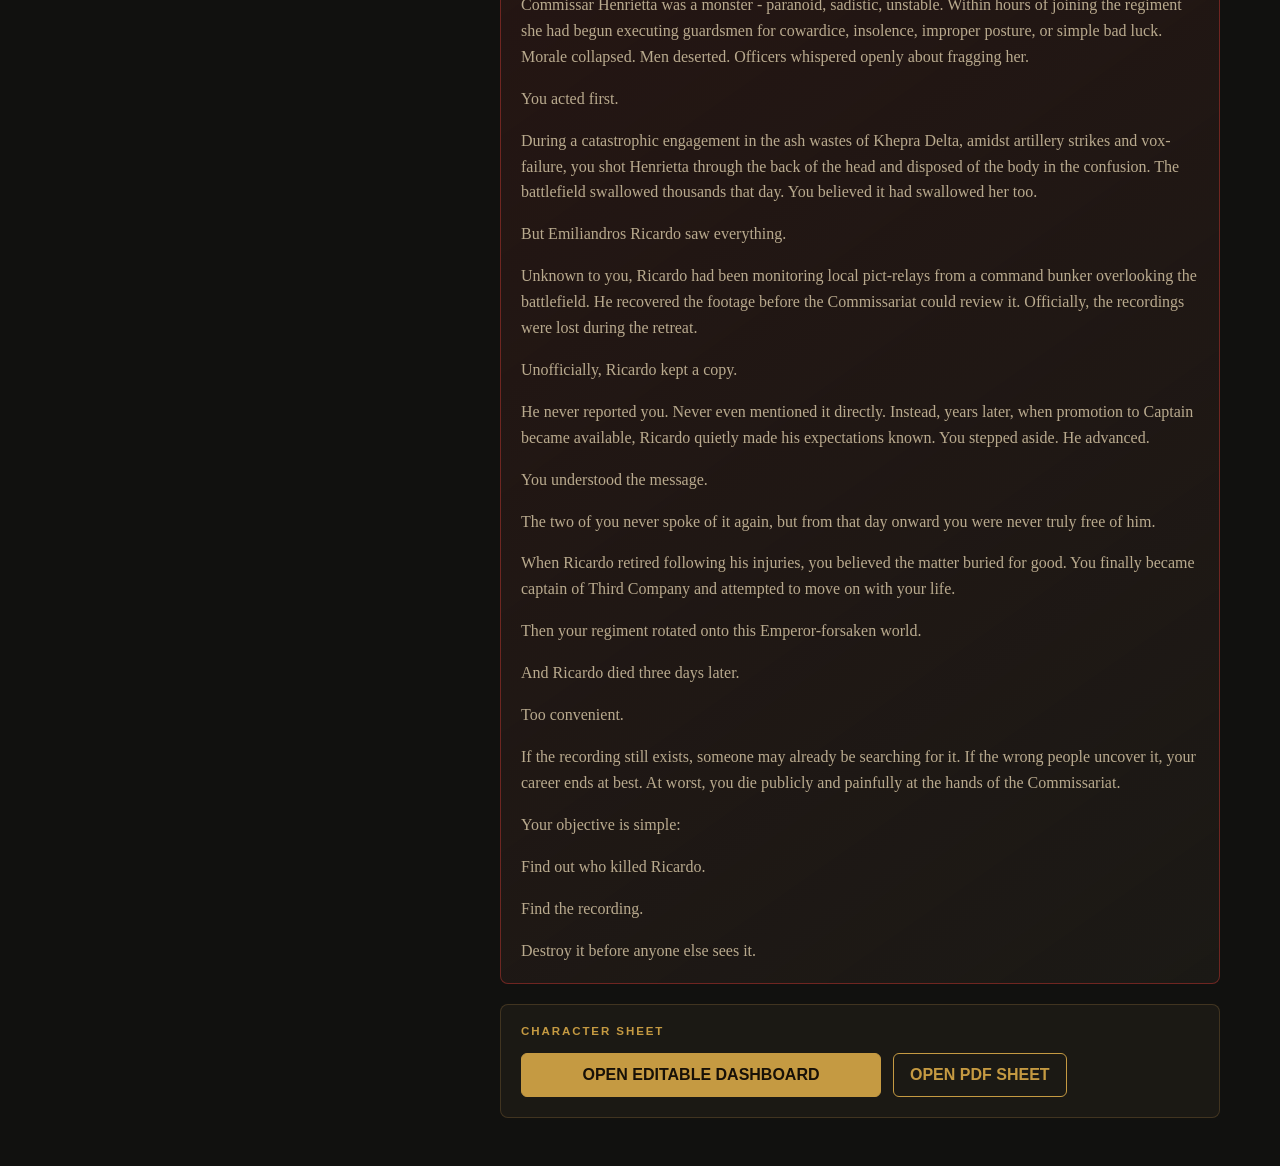
<file: modules/ricardo/character.html>
<!doctype html>
<html lang="en">
  <head>
    <meta charset="utf-8">
    <meta name="viewport" content="width=device-width, initial-scale=1">
    <title>Warhammer RP - Ricardo Character Dossier</title>
    <link rel="stylesheet" href="../../styles.css?v=20260628-modules">
  </head>
  <body>
    <header class="site-header compact">
      <div>
        <p class="eyebrow">Sealed Character Dossier</p>
        <h1 id="detailName">Character Details</h1>
      </div>
      <a class="button secondary" href="selection.html">Back to Selection</a>
    </header>

    <main class="detail-layout" id="detailPage">
      <section class="detail-portrait" id="detailPortrait"></section>

      <section class="dossier">
        <div class="section-block">
          <p class="eyebrow">Public File</p>
          <h2>Public Background</h2>
          <div id="detailPublic" class="prose"></div>
        </div>

        <div class="section-block">
          <p class="eyebrow">Local Network</p>
          <h2>Key Contacts</h2>
          <div id="detailContacts" class="contact-list"></div>
        </div>

        <div class="section-block secret">
          <p class="eyebrow">Private Mission - Eyes Only</p>
          <div id="detailSecret" class="prose"></div>
        </div>

        <div class="section-block">
          <p class="eyebrow">Character Sheet</p>
          <div id="detailSheet" class="sheet-link"></div>
        </div>
      </section>
    </main>

    <script src="characters.js?v=20260530-dashboard"></script>
  </body>
</html>
</file>
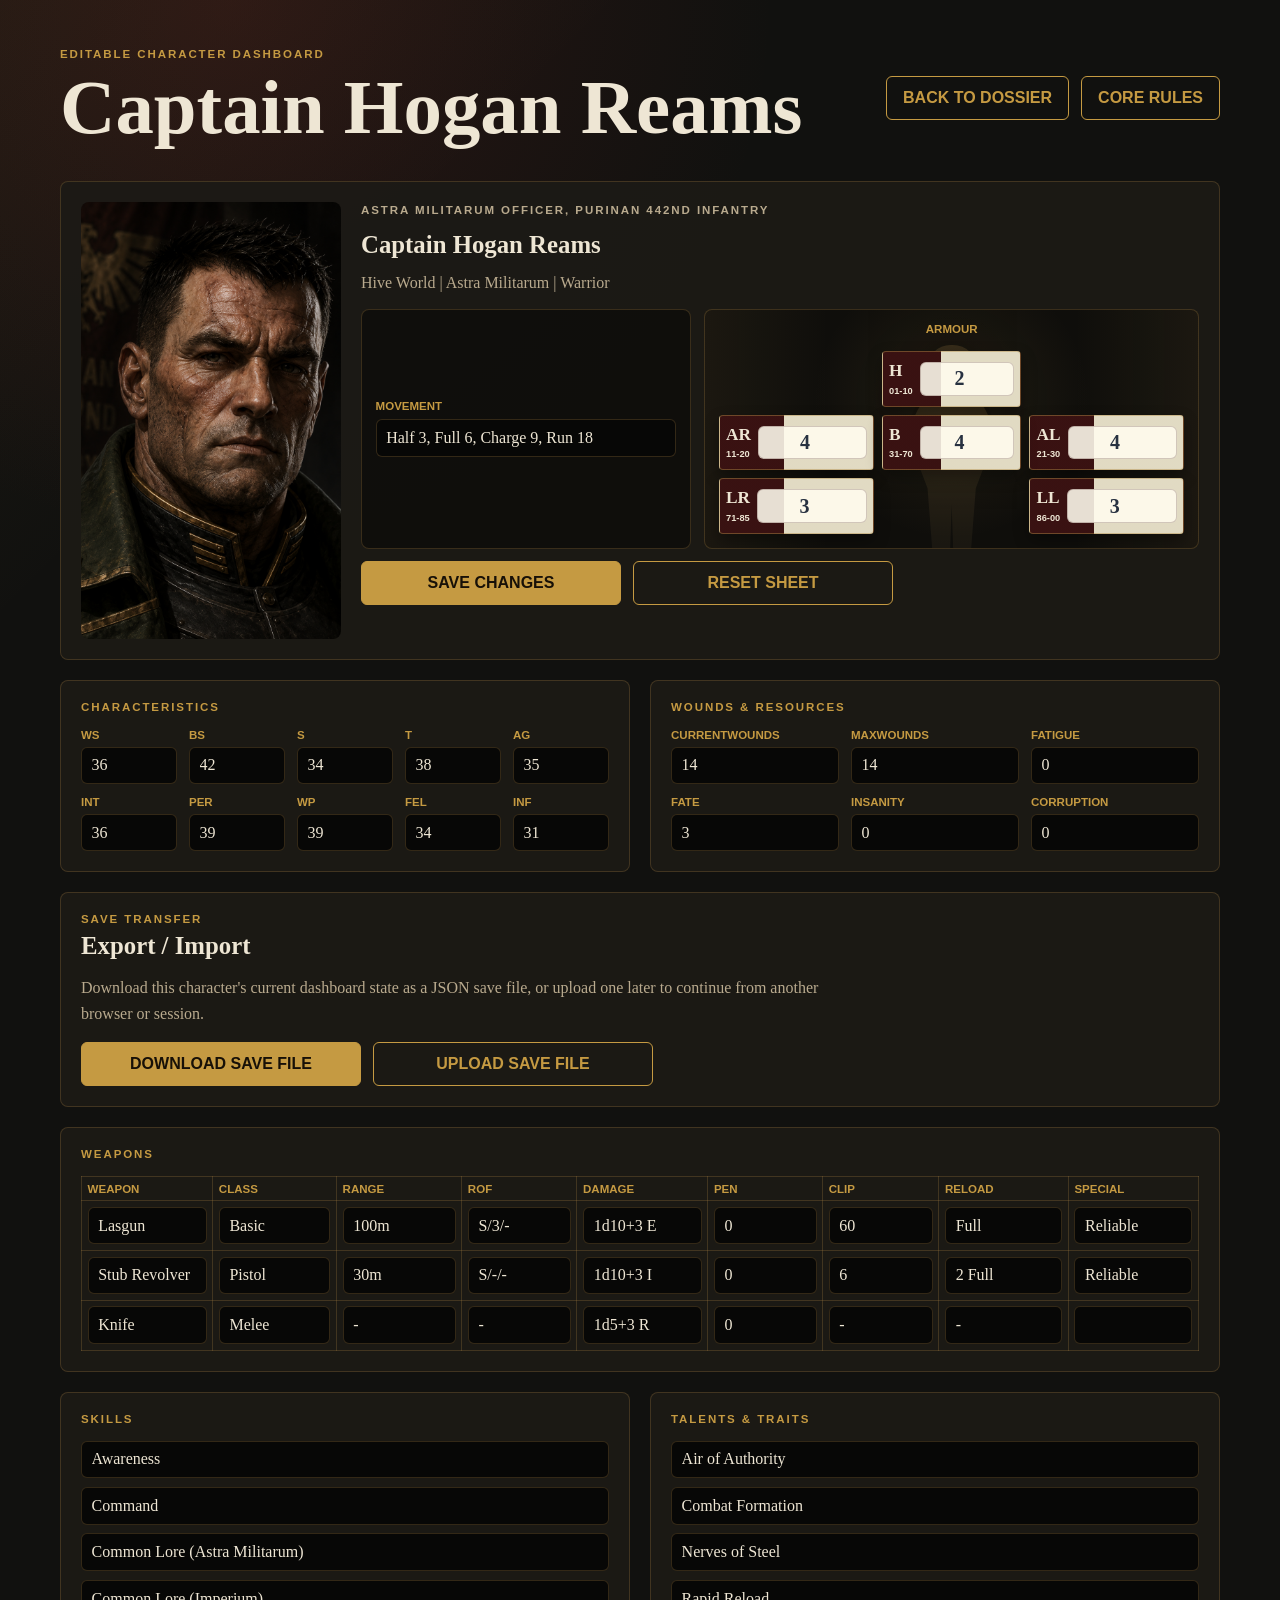
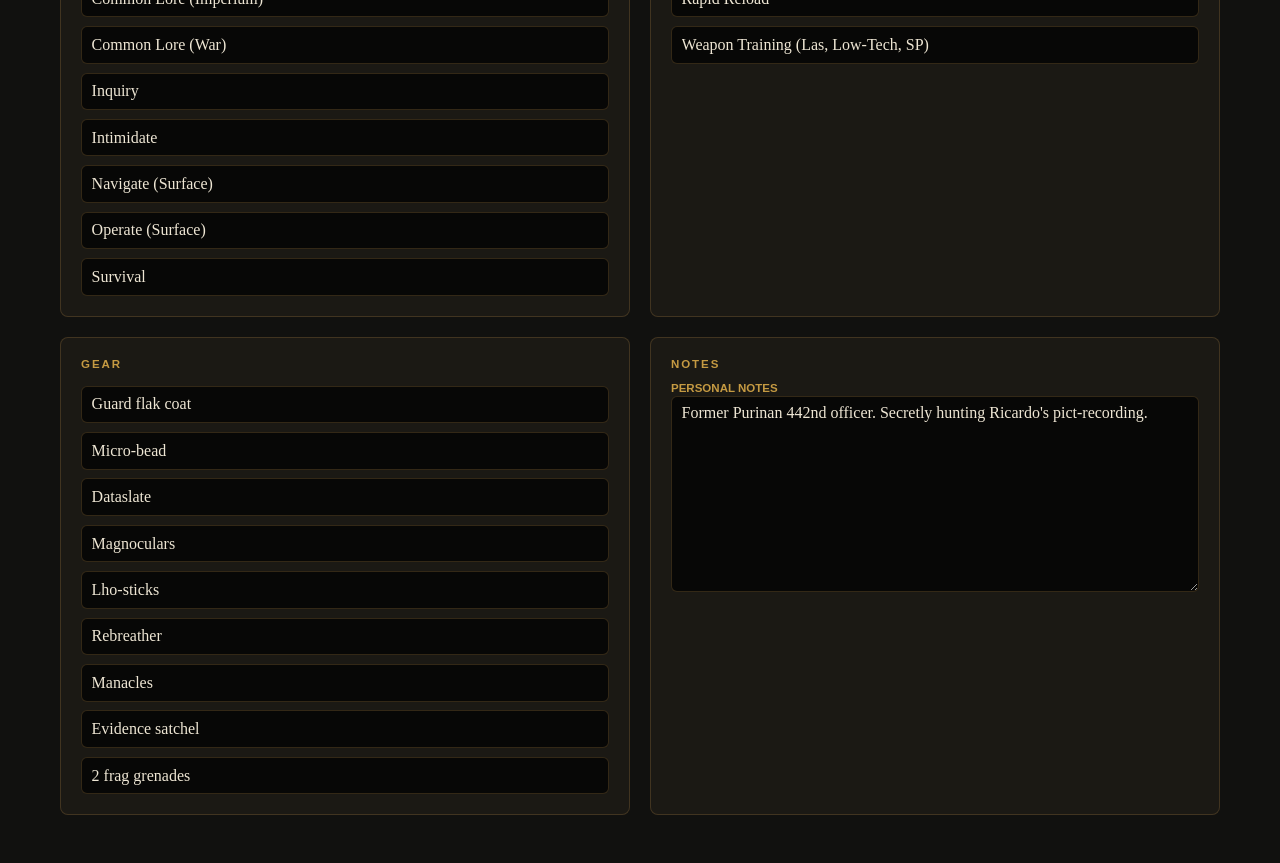
<file: modules/ricardo/dashboard.html>
<!doctype html>
<html lang="en">
  <head>
    <meta charset="utf-8">
    <meta name="viewport" content="width=device-width, initial-scale=1">
    <title>Warhammer RP - Ricardo Character Dashboard</title>
    <link rel="stylesheet" href="../../styles.css?v=20260628-modules">
  </head>
  <body>
    <header class="site-header compact">
      <div>
        <p class="eyebrow">Editable Character Dashboard</p>
        <h1 id="dashboardName">Character Dashboard</h1>
      </div>
      <div class="header-button-row">
        <a class="button secondary" id="dashboardBack" href="selection.html">Back to Dossier</a>
        <a class="button secondary" href="../../rules.html">Core Rules</a>
      </div>
    </header>

    <main class="dashboard-layout" id="dashboardApp">
      <section class="dashboard-hero section-block">
        <div class="dashboard-portrait" id="dashboardPortrait"></div>
        <div class="dashboard-summary">
          <p class="eyebrow" id="dashboardRole">Loading</p>
          <h2 id="dashboardTitle">Loading</h2>
          <p id="dashboardMeta"></p>
          <div class="dashboard-vitals" id="dashboardVitals"></div>
          <div class="dashboard-actions">
            <button class="button" type="button" id="saveDashboard">Save Changes</button>
            <button class="button secondary" type="button" id="resetDashboard">Reset Sheet</button>
          </div>
          <p class="save-note" id="saveNote" aria-live="polite"></p>
        </div>
      </section>

      <section class="dashboard-grid">
        <div class="section-block dashboard-card">
          <p class="eyebrow">Characteristics</p>
          <div class="stat-editor-grid" id="statEditor"></div>
        </div>

        <div class="section-block dashboard-card">
          <p class="eyebrow">Wounds & Resources</p>
          <div class="resource-grid" id="resourceEditor"></div>
        </div>

        <div class="section-block dashboard-card wide">
          <p class="eyebrow">Save Transfer</p>
          <h2>Export / Import</h2>
          <p class="dashboard-help">Download this character's current dashboard state as a JSON save file, or upload one later to continue from another browser or session.</p>
          <div class="import-export-actions">
            <button class="button" type="button" id="exportDashboard">Download Save File</button>
            <label class="button secondary import-button" for="importDashboard">Upload Save File</label>
            <input class="file-input" id="importDashboard" type="file" accept="application/json,.json">
          </div>
        </div>

        <div class="section-block dashboard-card wide">
          <p class="eyebrow">Weapons</p>
          <div class="editable-table-wrap">
            <table class="editable-table" id="weaponEditor"></table>
          </div>
        </div>

        <div class="section-block dashboard-card wide" id="powersCard" hidden>
          <p class="eyebrow">Psychic Powers</p>
          <div class="power-grid" id="powerEditor"></div>
        </div>

        <div class="section-block dashboard-card">
          <p class="eyebrow">Skills</p>
          <div class="tag-editor" id="skillEditor"></div>
        </div>

        <div class="section-block dashboard-card">
          <p class="eyebrow">Talents & Traits</p>
          <div class="tag-editor" id="talentEditor"></div>
        </div>

        <div class="section-block dashboard-card">
          <p class="eyebrow">Gear</p>
          <div class="tag-editor" id="gearEditor"></div>
        </div>

        <div class="section-block dashboard-card">
          <p class="eyebrow">Notes</p>
          <label class="field-label" for="dashboardNotes">Personal notes</label>
          <textarea id="dashboardNotes" rows="10"></textarea>
        </div>
      </section>
    </main>

    <script src="characters.js?v=20260531-dashboard-powers"></script>
    <script src="character-sheets.js?v=20260531-dashboard-powers"></script>
    <script src="dashboard.js?v=20260531-dashboard-powers"></script>
  </body>
</html>
</file>
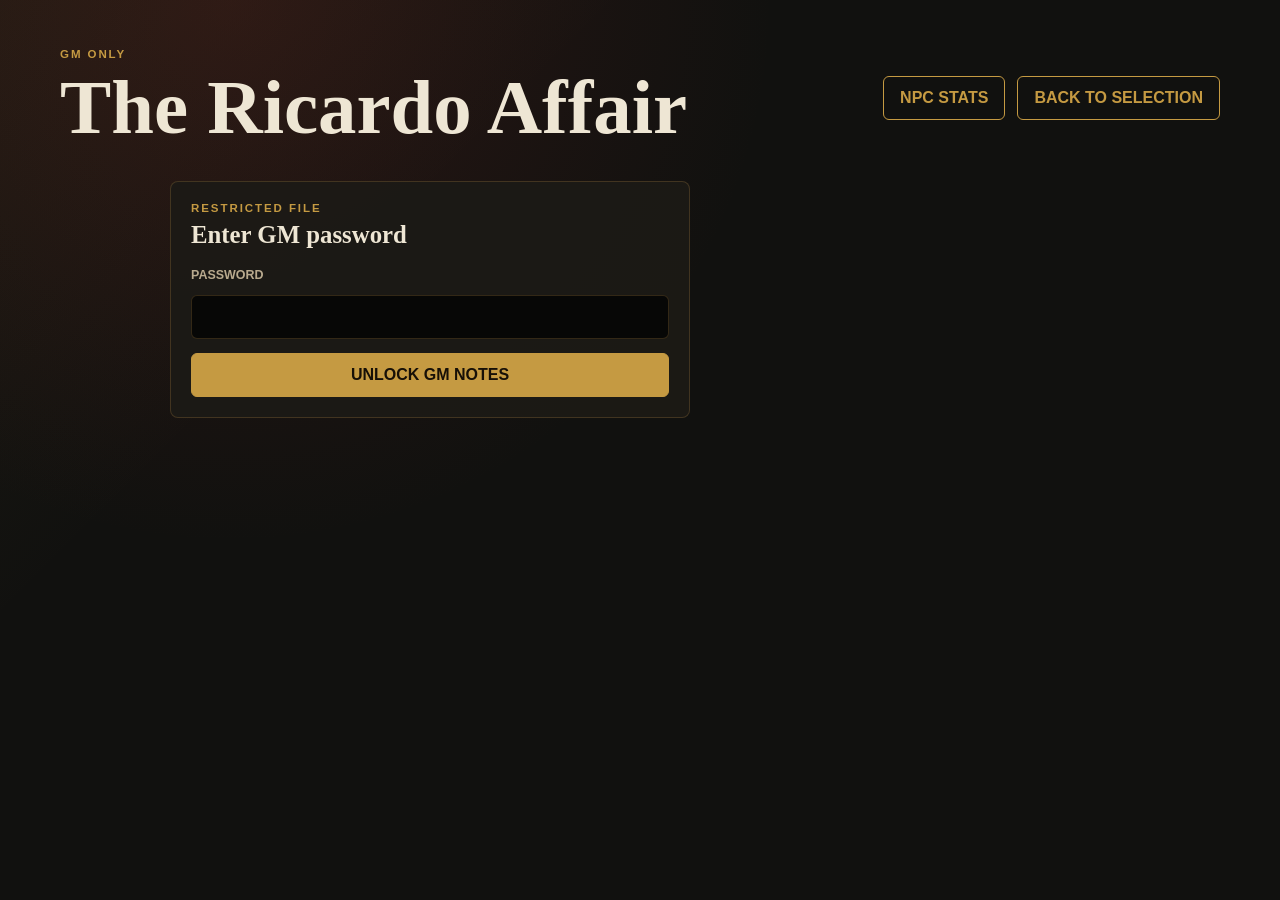
<file: modules/ricardo/gm.html>
<!doctype html>
<html lang="en">
  <head>
    <meta charset="utf-8">
    <meta name="viewport" content="width=device-width, initial-scale=1">
    <title>Warhammer RP - Ricardo GM Notes</title>
    <link rel="stylesheet" href="../../styles.css?v=20260628-modules">
  </head>
  <body>
    <header class="site-header compact">
      <div>
        <p class="eyebrow">GM Only</p>
        <h1>The Ricardo Affair</h1>
      </div>
      <div class="header-button-row">
        <a class="button secondary" href="npcs.html">NPC Stats</a>
        <a class="button secondary" href="selection.html">Back to Selection</a>
      </div>
    </header>

    <main class="gm-layout">
      <section class="gm-gate section-block" id="gmGate">
        <p class="eyebrow">Restricted File</p>
        <h2>Enter GM password</h2>
        <form class="password-form" id="gmPasswordForm">
          <label for="gmPassword">Password</label>
          <input id="gmPassword" type="password" autocomplete="current-password">
          <button class="button" type="submit">Unlock GM Notes</button>
          <p class="gate-error" id="gmError" hidden>Incorrect password.</p>
        </form>
      </section>

      <section class="gm-notes" id="gmNotes" hidden>
        <div class="section-block secret">
          <p class="eyebrow">DM Notes</p>
          <h2>The Ricardo Affair</h2>
          <p>Retired Astra Militarum Captain Emiliandros Ricardo was murdered in his hab unit. Moments later the hab was destroyed in a controlled explosion designed to conceal evidence.</p>
          <p>Multiple factions are now searching for Ricardo's hidden stashes, each containing dangerous secrets capable of exposing crimes, heresy, corruption, or worse.</p>
          <p>The players begin at Ricardo's mortuary viewing just as armed attackers arrive.</p>
          <a class="button sheet-button" href="npcs.html">Open NPC Stats</a>
        </div>

        <div class="section-block">
          <p class="eyebrow">What Actually Happened</p>
          <h2>Timeline</h2>
          <h3>Years Ago</h3>
          <ul>
            <li>Ricardo retires from the Astra Militarum after severe injuries.</li>
            <li>Purchases a bar in the hive.</li>
            <li>Begins working with a street gang called the Vipers distributing obscura.</li>
            <li>Uses Vipers to abduct Molly's sister after Molly threatens to expose him.</li>
            <li>Molly remains trapped managing the bar while her sister is held under Viper protection.</li>
          </ul>
          <h3>Later</h3>
          <ul>
            <li>Ricardo is approached by corrupt securitors known as The Hand.</li>
            <li>The Hand use Ricardo's bar and properties as safe hubs for xenotech smuggling.</li>
            <li>Xenotech supplied primarily by a cold trader named Hamo.</li>
            <li>Ricardo becomes wealthy and increasingly connected.</li>
          </ul>
          <h3>Xenotech Clients</h3>
          <ul>
            <li>Mariana 0490 purchases xenotech for radical research.</li>
            <li>Magos Halicor becomes Ricardo's biggest customer.</li>
            <li>Ricardo becomes romantically involved with Mariana.</li>
          </ul>
          <h3>The Tome</h3>
          <ul>
            <li>Ehira Quihaj secretly arranges Ricardo's sale of the Mortis Abomina to the cult Observatory of the Open Eye.</li>
            <li>Ricardo discovers the tome is genuinely dangerous.</li>
            <li>He refuses to complete the transaction.</li>
            <li>Ricardo hides the tome in one of his secret stashes, intending either to destroy it or surrender it anonymously to authorities.</li>
          </ul>
          <h3>The Murder</h3>
          <ul>
            <li>The Vipers want Ricardo punished for ending obscura operations.</li>
            <li>They manipulate Molly using her captive sister.</li>
            <li>Molly murders Ricardo and his confidant Renzo with a stub pistol.</li>
            <li>She flees the scene.</li>
          </ul>
          <h3>The Explosion</h3>
          <ul>
            <li>Magos Halicor learns Ricardo possessed a Tesseract Vault.</li>
            <li>Halicor deploys a detonation servitor through the hab ventilation systems.</li>
            <li>The explosion destroys most evidence.</li>
          </ul>
          <h3>Immediate Aftermath</h3>
          <ul>
            <li>Local enforcers begin investigation.</li>
            <li>The Hand seize control and reassign investigators.</li>
            <li>The Hand realise the explosion was too precise for gang retaliation.</li>
            <li>High-ranking nobles and enforcers tied to the cult force The Hand out.</li>
            <li>The cult faction recovers damaged dataslate fragments.</li>
            <li>The cult attempts to reconstruct and decrypt the dataslate to locate the tome.</li>
          </ul>
        </div>

        <div class="section-block">
          <p class="eyebrow">Major Factions</p>
          <h2>Competing Agendas</h2>
          <h3>1. The Vipers</h3>
          <p>Street gang specialising in obscura distribution.</p>
          <h4>Goals</h4>
          <ul>
            <li>Recover Ricardo's obscura routes.</li>
            <li>Retain control of Molly.</li>
            <li>Continue using Ricardo's bar for narcotics distribution.</li>
            <li>Silence anyone linking them to the murder.</li>
          </ul>
          <h4>Key Facts</h4>
          <ul>
            <li>Kidnapped Molly's sister years ago.</li>
            <li>Manipulated Molly into killing Ricardo.</li>
            <li>Double-crossed Molly afterwards and kept her sister anyway.</li>
          </ul>
          <h4>Potential Encounters</h4>
          <ul>
            <li>Drug dens.</li>
            <li>Underhive ambushes.</li>
            <li>Interrogations.</li>
            <li>Protection rackets.</li>
          </ul>

          <h3>2. The Hand</h3>
          <p>Corrupt securitors and enforcers.</p>
          <h4>Goals</h4>
          <ul>
            <li>Protect xenotech smuggling operation.</li>
            <li>Find replacement smuggling hub.</li>
            <li>Recover incriminating ledgers.</li>
            <li>Avoid exposure.</li>
          </ul>
          <h4>Key Facts</h4>
          <ul>
            <li>Worked with Ricardo.</li>
            <li>Linked to cold trader Hamo.</li>
            <li>Initially believed Vipers caused explosion.</li>
            <li>Growing worried about deeper conspiracy.</li>
          </ul>
          <h4>Potential Encounters</h4>
          <ul>
            <li>Corrupt enforcer raids.</li>
            <li>Surveillance.</li>
            <li>Intimidation attempts.</li>
            <li>Internal divisions among members.</li>
          </ul>

          <h3>3. Observatory of the Open Eye</h3>
          <p>Occult noble cult seeking daemon summoning.</p>
          <h4>Goals</h4>
          <ul>
            <li>Recover the Mortis Abomina.</li>
            <li>Complete ritual involving The Door Beneath Starlight.</li>
            <li>Identify who manipulated them.</li>
            <li>Summon daemon entity.</li>
          </ul>
          <h4>Key Facts</h4>
          <ul>
            <li>Possess damaged dataslate fragments.</li>
            <li>Currently reconstructing encryption keys.</li>
            <li>Include high-ranking nobles and officials.</li>
          </ul>
          <h4>Potential Encounters</h4>
          <ul>
            <li>Masquerade gatherings.</li>
            <li>Ritual sites.</li>
            <li>Warp phenomena.</li>
            <li>Assassins and occult agents.</li>
          </ul>

          <h3>4. Magos Halicor</h3>
          <p>Radical tech-priest descending into paranoia.</p>
          <h4>Goals</h4>
          <ul>
            <li>Unlock secrets of the Tesseract Vault.</li>
            <li>Eliminate Mariana.</li>
            <li>Erase all evidence of xenotech network.</li>
            <li>Silence surviving witnesses.</li>
          </ul>
          <h4>Key Facts</h4>
          <ul>
            <li>Ordered the hab explosion.</li>
            <li>Increasingly unstable.</li>
            <li>Obsessed with Vault contents.</li>
            <li>Will eventually begin murdering associates.</li>
          </ul>
          <h4>Potential Encounters</h4>
          <ul>
            <li>Servitor attacks.</li>
            <li>Mechanicus facilities.</li>
            <li>Forbidden laboratories.</li>
            <li>Warp-tainted technology.</li>
          </ul>
        </div>

        <div class="section-block">
          <p class="eyebrow">Secret Stashes</p>
          <h2>Ricardo's Hidden Evidence</h2>
          <h3>1. Military Trophy Stash</h3>
          <p>Contains Purinan 442nd memorabilia and a pict recording of Hogan Reams disposing of Commissar Henrietta's corpse.</p>
          <p>Importance: ruins Hogan if discovered, and provides a valuable emotional connection to Ricardo's past.</p>

          <h3>2. The Mortis Abomina</h3>
          <p>Contains a heretical tome, warp lore, and references to The Door Beneath Starlight.</p>
          <p>Importance: main cult objective and risk of daemon summoning.</p>

          <h3>3. Obscura &amp; Money Stash</h3>
          <p>Contains drug reserves, Thrones/Gelt, and Viper financial records.</p>
          <p>Importance: motivates Scratch and provides key leverage against the Vipers.</p>

          <h3>4. Xenotech Stash</h3>
          <p>Contains xenotech artefacts, a ledger of xenotech buyers and transactions, and evidence implicating The Hand and Halicor.</p>
          <p>Importance: the most politically explosive stash and key evidence against the smugglers.</p>
        </div>

        <div class="section-block">
          <p class="eyebrow">Stash Location Clues</p>
          <h2>How They Can Find Them</h2>
          <h3>Cult Dataslate</h3>
          <p>Contains an encrypted clue to one stash location.</p>
          <h3>Renzo's Tattoo</h3>
          <p>Contains a coded clue to one stash location, hidden inside a tattoo on Renzo's body.</p>
          <p>Twist: Renzo was Ricardo's partner in crime and main bodyguard alongside Hammer. His body is currently in the custody of The Hand, who removed it from the scene before the cultists arrived.</p>
          <h3>Molly</h3>
          <p>Knows the location of one stash. Refuses to cooperate unless her sister is rescued.</p>
          <h3>Ricardo's Study</h3>
          <p>Contains a coded clue to the final stash location.</p>
          <p>Potential puzzle: military cipher, Guard field code, or hidden map in old campaign records.</p>
        </div>

        <div class="section-block">
          <p class="eyebrow">Major NPCs</p>
          <h2>Pressure Points</h2>
          <h3>Molly</h3>
          <p>Bar manager. Publicly bitter, frightened, and evasive.</p>
          <p>Secret: murdered Ricardo and Renzo, motivated by coercion and desperation.</p>
          <p>Possible outcomes: redeemed, arrested, killed, or helps players against Vipers.</p>

          <h3>Renzo</h3>
          <p>Ricardo's partner in crime, closest confidant, and main bodyguard alongside Hammer.</p>
          <p>Status: murdered alongside Ricardo.</p>
          <p>Use: coded tattoo clue, personal effects, witness statements, flashbacks, or recordings.</p>

          <h3>Hamo</h3>
          <p>Cold trader and original xenotech supplier.</p>
          <p>Role: possible late-game antagonist or escape target.</p>
        </div>

        <div class="section-block">
          <p class="eyebrow">Player-Specific Connections</p>
          <h2>Personal Stakes</h2>
          <ul>
            <li>Hogan Reams wants the pict recording destroyed.</li>
            <li>Hammer wants revenge and knows the cult visited Ricardo.</li>
            <li>Mariana wants xenotech evidence erased and is at risk from Halicor.</li>
            <li>Scratch wants the obscura stash and regrets the final argument.</li>
            <li>Ehira accidentally caused the entire affair and wants the tome recovered secretly.</li>
            <li>Cali Hargrove is investigating the cover-up and is the closest thing to a lawful investigator.</li>
          </ul>
        </div>

        <div class="section-block">
          <p class="eyebrow">Possible Endings</p>
          <h2>Resolution States</h2>
          <h3>Full Victory</h3>
          <ul>
            <li>Recover all four stashes.</li>
            <li>Rescue Molly's sister.</li>
            <li>Defeat Vipers.</li>
            <li>Stop daemon summoning.</li>
            <li>Expose or destroy The Hand.</li>
            <li>Kill or stop Halicor.</li>
            <li>Prevent Vault secrets escaping.</li>
            <li>Learn the truth about Ricardo's death.</li>
          </ul>
          <h3>Partial Victories</h3>
          <ul>
            <li>Cult stopped but xenotech survives.</li>
            <li>Halicor killed but tome recovered by cult.</li>
            <li>Vipers destroyed but Molly dies.</li>
            <li>The Hand exposed, triggering hive unrest.</li>
          </ul>
          <h3>Catastrophic Ending</h3>
          <ul>
            <li>Daemon summoned.</li>
            <li>Vault opened.</li>
            <li>Xenotech network survives.</li>
            <li>Hive gang war erupts.</li>
            <li>Inquisition intervention.</li>
            <li>Players corrupted, arrested, or killed.</li>
          </ul>
        </div>
      </section>
    </main>

    <script>
      const gmPassword = "Ricardo";
      const gate = document.querySelector("#gmGate");
      const notes = document.querySelector("#gmNotes");
      const form = document.querySelector("#gmPasswordForm");
      const input = document.querySelector("#gmPassword");
      const error = document.querySelector("#gmError");

      function unlockNotes() {
        gate.hidden = true;
        notes.hidden = false;
        sessionStorage.setItem("ricardoGmUnlocked", "true");
      }

      if (sessionStorage.getItem("ricardoGmUnlocked") === "true") {
        unlockNotes();
      }

      form.addEventListener("submit", (event) => {
        event.preventDefault();

        if (input.value === gmPassword) {
          unlockNotes();
          return;
        }

        error.hidden = false;
        input.select();
      });
    </script>
  </body>
</html>
</file>
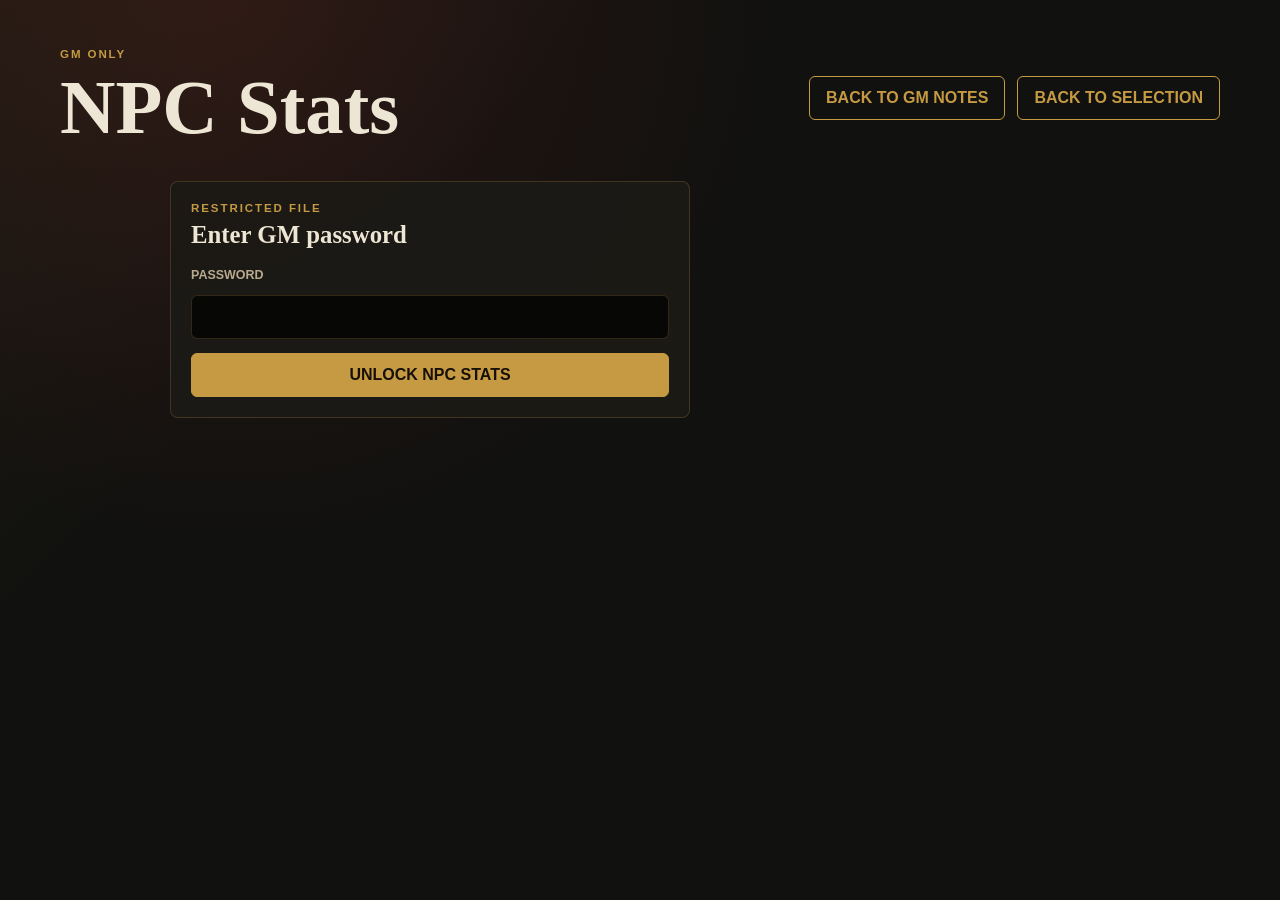
<file: modules/ricardo/npcs.html>
<!doctype html>
<html lang="en">
  <head>
    <meta charset="utf-8">
    <meta name="viewport" content="width=device-width, initial-scale=1">
    <title>Warhammer RP - Ricardo NPC Stats</title>
    <link rel="stylesheet" href="../../styles.css?v=20260628-modules">
  </head>
  <body>
    <header class="site-header compact">
      <div>
        <p class="eyebrow">GM Only</p>
        <h1>NPC Stats</h1>
      </div>
      <div class="header-button-row">
        <a class="button secondary" href="gm.html">Back to GM Notes</a>
        <a class="button secondary" href="selection.html">Back to Selection</a>
      </div>
    </header>

    <main class="gm-layout">
      <section class="gm-gate section-block" id="npcGate">
        <p class="eyebrow">Restricted File</p>
        <h2>Enter GM password</h2>
        <form class="password-form" id="npcPasswordForm">
          <label for="npcPassword">Password</label>
          <input id="npcPassword" type="password" autocomplete="current-password">
          <button class="button" type="submit">Unlock NPC Stats</button>
          <p class="gate-error" id="npcError" hidden>Incorrect password.</p>
        </form>
      </section>

      <section class="npc-page" id="npcStats" hidden>
        <div class="section-block secret">
          <p class="eyebrow">Enemy Reference</p>
          <h2>Ricardo Affair NPC Roster</h2>
          <p>Compact Dark Heresy 2e-style stat blocks for running the scenario. Edit `npcs.js` to add portraits, stats, weapons, clues, and notes for more NPCs.</p>
        </div>

        <section class="npc-grid" id="npcGrid" aria-label="NPC stat blocks"></section>
      </section>
    </main>

    <script src="npcs.js?v=20260530-dashboard"></script>
  </body>
</html>
</file>
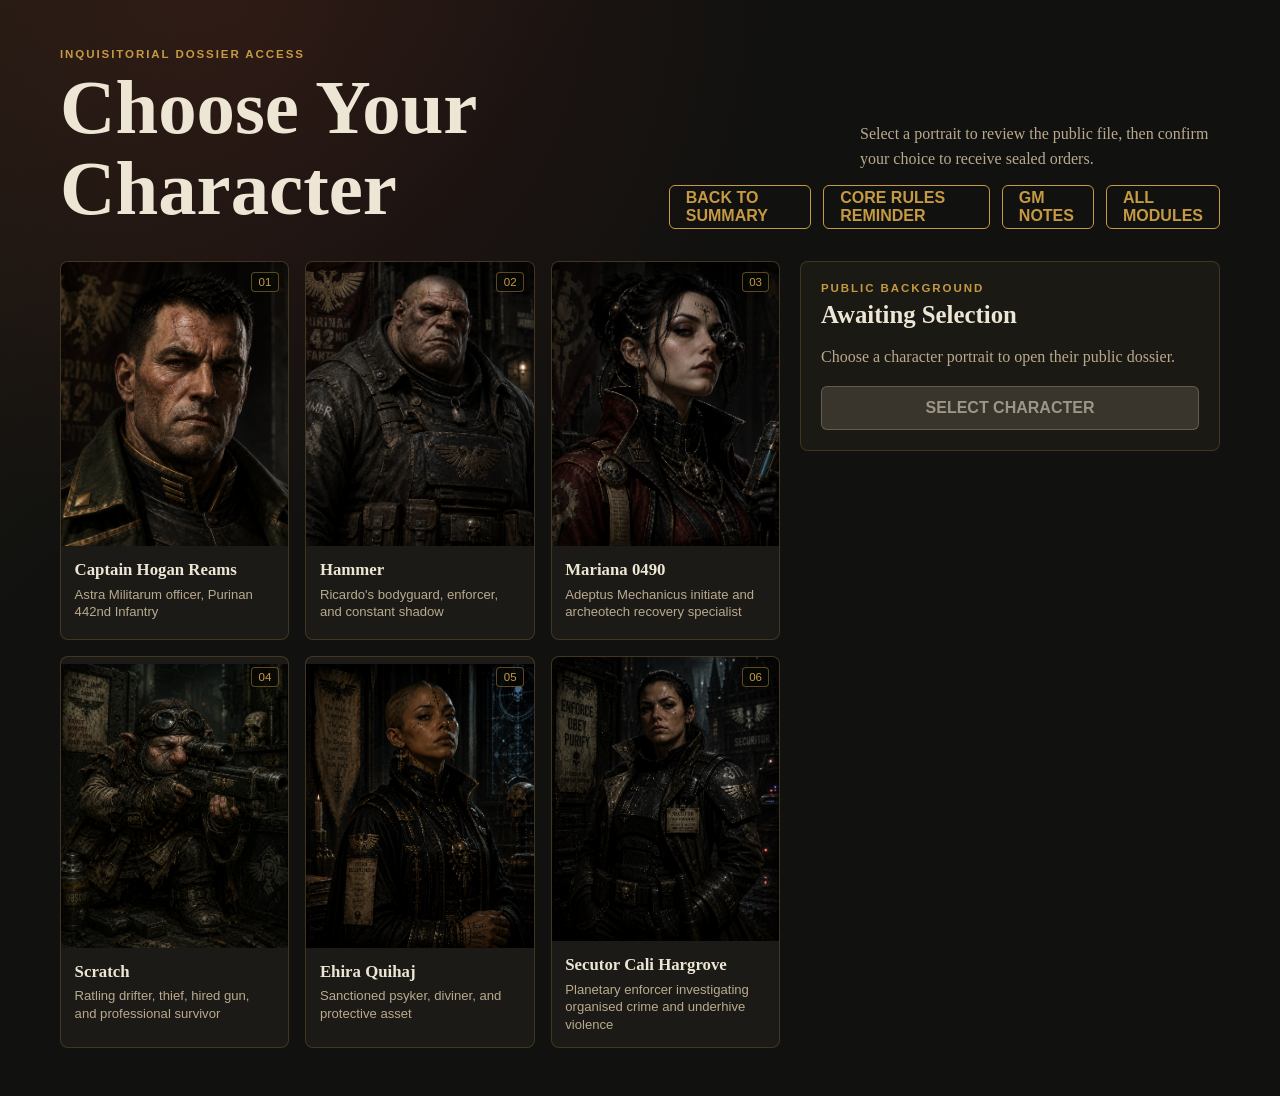
<file: modules/ricardo/selection.html>
<!doctype html>
<html lang="en">
  <head>
    <meta charset="utf-8">
    <meta name="viewport" content="width=device-width, initial-scale=1">
    <title>Warhammer RP - Ricardo Character Selection</title>
    <link rel="stylesheet" href="../../styles.css?v=20260628-modules">
  </head>
  <body>
    <header class="site-header">
      <div>
        <p class="eyebrow">Inquisitorial Dossier Access</p>
        <h1>Choose Your Character</h1>
      </div>
      <div class="header-actions">
        <p class="header-note">Select a portrait to review the public file, then confirm your choice to receive sealed orders.</p>
        <div class="header-button-row">
          <a class="button secondary" href="index.html">Back to Summary</a>
          <a class="button secondary" href="../../rules.html">Core Rules Reminder</a>
          <a class="button secondary" href="gm.html">GM Notes</a>
          <a class="button secondary" href="../../index.html">All Modules</a>
        </div>
      </div>
    </header>

    <main class="selection-layout">
      <section class="character-grid" id="characterGrid" aria-label="Character options"></section>

      <aside class="bio-panel" id="bioPanel">
        <p class="eyebrow">Public Background</p>
        <h2 id="bioName">Awaiting Selection</h2>
        <div id="bioText" class="bio-copy">
          <p>Choose a character portrait to open their public dossier.</p>
        </div>
        <div class="selection-actions">
          <a class="button disabled" id="selectButton" href="#" aria-disabled="true">Select Character</a>
        </div>
      </aside>
    </main>

    <div class="confirm-overlay" id="confirmOverlay" hidden>
      <section class="confirm-dialog" role="dialog" aria-modal="true" aria-labelledby="confirmTitle">
        <p class="eyebrow">Sealed Orders Warning</p>
        <h2 id="confirmTitle">Only proceed if this is your character.</h2>
        <p id="confirmCopy">The next page contains private background and objectives that are secret to this character. Do not continue unless you are playing them.</p>
        <div class="confirm-actions">
          <button class="button secondary" type="button" id="cancelConfirm">Go Back</button>
          <button class="button danger" type="button" id="proceedConfirm">Open Sealed File</button>
        </div>
      </section>
    </div>

    <script src="characters.js?v=20260531-no-select-dashboard"></script>
  </body>
</html>
</file>
<file: styles.css>
:root {
  color-scheme: dark;
  --bg: #11110f;
  --panel: #1c1a16;
  --panel-strong: #262118;
  --line: #5c4a2d;
  --line-soft: rgba(164, 127, 67, 0.28);
  --text: #eee6d4;
  --muted: #b9aa8e;
  --gold: #c59a42;
  --red: #8e2d27;
  --black: #070706;
}

* {
  box-sizing: border-box;
}

body {
  min-height: 100vh;
  margin: 0;
  background:
    radial-gradient(circle at 18% 0%, rgba(142, 45, 39, 0.2), transparent 34rem),
    linear-gradient(135deg, rgba(197, 154, 66, 0.06), transparent 28rem),
    var(--bg);
  color: var(--text);
  font-family: Georgia, "Times New Roman", serif;
}

.module-hub-page {
  background:
    linear-gradient(180deg, rgba(7, 7, 6, 0.2), rgba(7, 7, 6, 0.88)),
    radial-gradient(circle at 78% 12%, rgba(197, 154, 66, 0.12), transparent 30rem),
    var(--bg);
}

.module-hub-header,
.module-hub-layout {
  width: min(1240px, calc(100% - 2.5rem));
  margin-inline: auto;
}

.module-hub-header {
  display: flex;
  align-items: end;
  justify-content: space-between;
  gap: 2rem;
  padding: 4rem 0 2rem;
  border-bottom: 1px solid var(--line-soft);
}

.module-hub-header h1 {
  font-size: clamp(3rem, 8vw, 6.5rem);
}

.module-hub-intro {
  max-width: 660px;
  margin: 1rem 0 0;
  color: var(--muted);
  font-size: 1.08rem;
  line-height: 1.6;
}

.module-hub-layout {
  padding: 1.5rem 0 4rem;
}

.module-grid {
  display: grid;
  grid-template-columns: repeat(2, minmax(0, 1fr));
  gap: 1.25rem;
}

.module-card {
  overflow: hidden;
  border: 1px solid var(--line-soft);
  border-radius: 8px;
  background: rgba(28, 26, 22, 0.96);
}

.module-card.featured {
  border-color: rgba(197, 154, 66, 0.62);
}

.module-card-media {
  display: block;
  position: relative;
  aspect-ratio: 16 / 9;
  overflow: hidden;
  background: var(--black);
}

.module-card-media img {
  width: 100%;
  height: 100%;
  display: block;
  object-fit: cover;
  transition: transform 220ms ease;
}

.module-card-media:hover img,
.module-card-media:focus-visible img {
  transform: scale(1.025);
}

.module-status {
  position: absolute;
  top: 0.8rem;
  right: 0.8rem;
  padding: 0.35rem 0.55rem;
  border: 1px solid rgba(238, 230, 212, 0.35);
  border-radius: 4px;
  background: rgba(7, 7, 6, 0.86);
  color: var(--text);
  font-family: Arial, sans-serif;
  font-size: 0.68rem;
  font-weight: 800;
  text-transform: uppercase;
}

.module-status.development {
  color: var(--gold);
}

.module-card-body {
  display: grid;
  gap: 0.85rem;
  padding: 1.25rem;
}

.module-card-body h2 {
  font-size: clamp(1.45rem, 3vw, 2.1rem);
}

.module-card-body p:not(.eyebrow) {
  min-height: 4.8rem;
  margin: 0;
  color: var(--muted);
  line-height: 1.6;
}

.module-card-body .button {
  width: min(240px, 100%);
}

.fury-page {
  background: #090a0b;
}

.fury-hero {
  position: relative;
  min-height: min(78vh, 760px);
  display: grid;
  align-items: end;
  overflow: hidden;
}

.fury-hero::after {
  content: "";
  position: absolute;
  inset: 0;
  background: linear-gradient(90deg, rgba(7, 7, 6, 0.88) 0%, rgba(7, 7, 6, 0.26) 58%, rgba(7, 7, 6, 0.1)), linear-gradient(0deg, #090a0b 0%, transparent 42%);
}

.fury-hero > img {
  position: absolute;
  inset: 0;
  width: 100%;
  height: 100%;
  object-fit: cover;
}

.fury-hero-copy {
  position: relative;
  z-index: 1;
  width: min(1180px, calc(100% - 2.5rem));
  margin: 0 auto;
  padding-bottom: clamp(3rem, 8vh, 6rem);
}

.fury-hero-copy h1 {
  font-size: clamp(3.4rem, 9vw, 7.6rem);
}

.fury-hero-copy > p:not(.eyebrow) {
  max-width: 650px;
  margin: 1rem 0 0;
  color: var(--text);
  font-size: 1.1rem;
  line-height: 1.6;
}

.fury-hero .landing-actions {
  width: min(560px, 100%);
}

.fury-hero .landing-actions .button {
  width: auto;
  flex: 1 1 220px;
}

.fury-brief,
.fury-objectives,
.module-tools {
  display: grid;
  grid-template-columns: minmax(220px, 0.72fr) minmax(0, 1.28fr);
  gap: 3rem;
  width: min(1180px, calc(100% - 2.5rem));
  margin: 0 auto;
  padding: 4.5rem 0;
  border-bottom: 1px solid var(--line-soft);
}

.fury-brief-heading h2,
.fury-objectives h2,
.module-tools h2 {
  max-width: 440px;
  font-size: clamp(1.8rem, 4vw, 3rem);
}

.objective-list {
  display: grid;
  margin: 0;
  padding: 0;
  list-style: none;
}

.objective-list li {
  display: grid;
  grid-template-columns: 3rem minmax(140px, 0.55fr) minmax(0, 1fr);
  gap: 0.85rem;
  align-items: baseline;
  padding: 1rem 0;
  border-top: 1px solid var(--line-soft);
}

.objective-list li > span {
  color: var(--gold);
  font-family: Arial, sans-serif;
  font-size: 0.72rem;
  font-weight: 800;
}

.objective-list strong {
  font-size: 1.05rem;
}

.objective-list p {
  margin: 0;
  color: var(--muted);
  line-height: 1.55;
}

.module-tool-grid {
  display: grid;
  grid-template-columns: repeat(3, minmax(0, 1fr));
  gap: 0.7rem;
}

.module-tool {
  display: grid;
  min-height: 5.5rem;
  align-content: center;
  gap: 0.35rem;
  padding: 0.85rem;
  border: 1px solid var(--line-soft);
  border-radius: 6px;
  background: rgba(28, 26, 22, 0.8);
  color: var(--text);
  font-weight: 700;
  text-decoration: none;
}

.module-tool small {
  color: var(--gold);
  font-family: Arial, sans-serif;
  font-size: 0.68rem;
  text-transform: uppercase;
}

.module-tool.disabled {
  color: var(--muted);
  cursor: not-allowed;
  opacity: 0.68;
}

.landing-page {
  background: var(--bg);
}

button,
a {
  font: inherit;
}

.site-header {
  display: flex;
  align-items: end;
  justify-content: space-between;
  gap: 2rem;
  max-width: 1200px;
  margin: 0 auto;
  padding: 3rem 1.25rem 2rem;
}

.site-header.compact {
  align-items: center;
}

.eyebrow {
  margin: 0 0 0.5rem;
  color: var(--gold);
  font-family: Arial, sans-serif;
  font-size: 0.72rem;
  font-weight: 700;
  letter-spacing: 0.12rem;
  text-transform: uppercase;
}

h1,
h2 {
  margin: 0;
  line-height: 1.05;
}

h1 {
  max-width: 760px;
  font-size: clamp(2.25rem, 6vw, 5rem);
}

h2 {
  font-size: 1.55rem;
}

.header-note {
  max-width: 360px;
  margin: 0;
  color: var(--muted);
  line-height: 1.55;
}

.header-actions {
  display: grid;
  justify-items: end;
  gap: 0.85rem;
}

.header-button-row {
  display: flex;
  gap: 0.75rem;
}

.landing-hero {
  min-height: 78vh;
  display: grid;
  align-items: end;
  background:
    linear-gradient(90deg, rgba(7, 7, 6, 0.96), rgba(7, 7, 6, 0.72) 45%, rgba(7, 7, 6, 0.2)),
    linear-gradient(0deg, var(--bg), rgba(7, 7, 6, 0) 34%),
    url("modules/ricardo/assets/Player%20Characters/4fe3f929-f056-469f-8570-948c34a160f2.png") center right / cover no-repeat;
}

.landing-copy {
  width: min(760px, 100%);
  padding: 5rem 1.25rem 4rem;
  margin-left: max(1.25rem, calc((100vw - 1200px) / 2));
}

.landing-copy p:not(.eyebrow) {
  max-width: 620px;
  color: var(--muted);
  font-size: 1.15rem;
  line-height: 1.6;
}

.landing-actions {
  display: flex;
  align-items: center;
  gap: 0.75rem;
  margin-top: 1rem;
}

.landing-button {
  width: min(340px, 100%);
}

.scenario-brief {
  display: grid;
  grid-template-columns: minmax(260px, 380px) minmax(0, 1fr);
  gap: 2rem;
  max-width: 1200px;
  margin: 0 auto;
  padding: 2rem 1.25rem 4rem;
}

.brief-copy {
  color: var(--muted);
  line-height: 1.65;
}

.brief-copy p:first-child {
  margin-top: 0;
}

.brief-copy p:last-child {
  margin-bottom: 0;
}

.selection-layout,
.detail-layout {
  display: grid;
  gap: 1.25rem;
  max-width: 1200px;
  margin: 0 auto;
  padding: 0 1.25rem 3rem;
}

.selection-layout {
  grid-template-columns: minmax(0, 1fr) minmax(320px, 420px);
  align-items: start;
}

.character-grid {
  display: grid;
  grid-template-columns: repeat(3, minmax(0, 1fr));
  gap: 1rem;
}

.character-card {
  position: relative;
  min-width: 0;
  padding: 0;
  overflow: hidden;
  border: 1px solid var(--line-soft);
  border-radius: 8px;
  background: var(--panel);
  color: var(--text);
  cursor: pointer;
  text-align: left;
  transition: border-color 160ms ease, transform 160ms ease, background 160ms ease;
}

.character-card:hover,
.character-card:focus-visible,
.character-card.selected {
  border-color: var(--gold);
  background: var(--panel-strong);
  transform: translateY(-2px);
  outline: none;
}

.portrait-frame {
  aspect-ratio: 4 / 5;
  background: var(--black);
}

.portrait-frame img,
.detail-portrait img {
  width: 100%;
  height: 100%;
  display: block;
  object-fit: cover;
}

.portrait-placeholder {
  display: grid;
  width: 100%;
  height: 100%;
  min-height: 220px;
  place-items: center;
  background:
    linear-gradient(145deg, rgba(197, 154, 66, 0.16), transparent),
    repeating-linear-gradient(45deg, rgba(255, 255, 255, 0.04) 0 1px, transparent 1px 12px),
    #17130f;
  color: var(--gold);
  font-family: Arial, sans-serif;
  font-size: 2rem;
  font-weight: 800;
}

.portrait-placeholder.large {
  min-height: 520px;
  font-size: 4rem;
}

.character-name,
.character-role {
  display: block;
  padding-inline: 0.85rem;
}

.character-name {
  padding-top: 0.85rem;
  font-size: 1.05rem;
  font-weight: 700;
}

.character-role {
  min-height: 3.7rem;
  padding-top: 0.35rem;
  padding-bottom: 0.85rem;
  color: var(--muted);
  font-family: Arial, sans-serif;
  font-size: 0.82rem;
  line-height: 1.35;
}

.slot-number {
  position: absolute;
  top: 0.6rem;
  right: 0.6rem;
  padding: 0.2rem 0.4rem;
  border: 1px solid rgba(197, 154, 66, 0.45);
  border-radius: 4px;
  background: rgba(7, 7, 6, 0.72);
  color: var(--gold);
  font-family: Arial, sans-serif;
  font-size: 0.72rem;
}

.bio-panel,
.section-block {
  border: 1px solid var(--line-soft);
  border-radius: 8px;
  background: rgba(28, 26, 22, 0.94);
}

.bio-panel {
  position: sticky;
  top: 1rem;
  padding: 1.25rem;
}

.bio-copy,
.prose {
  color: var(--muted);
  line-height: 1.62;
}

.bio-copy {
  max-height: 52vh;
  margin-block: 1rem;
  overflow: auto;
  padding-right: 0.5rem;
}

.button {
  display: inline-flex;
  align-items: center;
  justify-content: center;
  min-height: 2.75rem;
  width: 100%;
  border: 1px solid var(--gold);
  border-radius: 6px;
  background: var(--gold);
  color: #171007;
  font-family: Arial, sans-serif;
  font-weight: 800;
  text-decoration: none;
  text-transform: uppercase;
}

.button.secondary {
  width: auto;
  padding: 0 1rem;
  background: transparent;
  color: var(--gold);
}

.button.danger {
  border-color: var(--red);
  background: var(--red);
  color: var(--text);
}

.button.disabled {
  border-color: rgba(185, 170, 142, 0.34);
  background: rgba(185, 170, 142, 0.2);
  color: rgba(238, 230, 212, 0.55);
  pointer-events: none;
}

.selection-actions {
  display: grid;
  gap: 0.75rem;
}

.sheet-link {
  margin-top: 1rem;
}

.sheet-button {
  width: min(360px, 100%);
}

.sheet-actions {
  display: flex;
  flex-wrap: wrap;
  gap: 0.75rem;
}

.contact-list {
  display: grid;
  gap: 1rem;
  margin-top: 1rem;
}

.contact-card {
  padding-top: 1rem;
  border-top: 1px solid var(--line-soft);
}

.contact-card:first-child {
  padding-top: 0;
  border-top: 0;
}

.contact-card h3 {
  margin: 0 0 0.4rem;
  color: var(--text);
  font-size: 1.15rem;
}

.contact-card p {
  margin: 0;
  color: var(--muted);
  line-height: 1.62;
}

.rules-layout,
.dashboard-layout {
  max-width: 1200px;
  margin: 0 auto;
  padding: 0 1.25rem 3rem;
}

.rules-grid,
.dashboard-grid {
  display: grid;
  gap: 1.25rem;
  margin-top: 1.25rem;
}

.rules-grid {
  grid-template-columns: repeat(2, minmax(0, 1fr));
}

.rule-card {
  padding: 1.25rem;
  border: 1px solid var(--line-soft);
  border-radius: 8px;
  background: rgba(28, 26, 22, 0.94);
}

.rule-card h2 {
  font-size: 1.3rem;
}

.rule-card ul {
  margin: 1rem 0 0;
  padding-left: 1.2rem;
  color: var(--muted);
  line-height: 1.58;
}

.dashboard-hero {
  display: grid;
  grid-template-columns: minmax(180px, 260px) minmax(0, 1fr);
  gap: 1.25rem;
  align-items: stretch;
}

.dashboard-portrait {
  overflow: hidden;
  border-radius: 8px;
  background: var(--black);
}

.dashboard-portrait img {
  width: 100%;
  height: 100%;
  min-height: 260px;
  display: block;
  object-fit: cover;
}

.dashboard-summary {
  display: grid;
  align-content: center;
  gap: 0.8rem;
}

.dashboard-summary p {
  margin: 0;
  color: var(--muted);
  line-height: 1.55;
}

.dashboard-vitals {
  display: grid;
  grid-template-columns: minmax(220px, 0.8fr) minmax(260px, 1.2fr);
  gap: 0.85rem;
  align-items: stretch;
}

.movement-panel,
.armour-panel {
  border: 1px solid var(--line-soft);
  border-radius: 8px;
  background: rgba(9, 9, 8, 0.62);
  padding: 0.85rem;
}

.movement-panel {
  display: grid;
  align-content: center;
  gap: 0.45rem;
}

.movement-panel span,
.armour-title,
.armour-node span {
  color: var(--gold);
  font-family: Arial, sans-serif;
  font-size: 0.72rem;
  font-weight: 800;
  text-transform: uppercase;
}

.movement-panel input,
.armour-node input {
  width: 100%;
  min-height: 2.35rem;
  border: 1px solid var(--line-soft);
  border-radius: 6px;
  background: var(--black);
  color: var(--text);
  font: inherit;
  padding: 0.45rem 0.6rem;
}

.movement-panel input:focus,
.armour-node input:focus {
  border-color: var(--gold);
  outline: none;
}

.armour-panel {
  display: grid;
  position: relative;
  min-height: 15rem;
  overflow: hidden;
  grid-template-columns: 1fr 0.9fr 1fr;
  grid-template-areas:
    "title title title"
    ". head ."
    "right-arm body left-arm"
    "right-leg . left-leg";
  gap: 0.5rem;
  background:
    linear-gradient(90deg, rgba(176, 138, 70, 0.08), transparent 25%, transparent 75%, rgba(176, 138, 70, 0.08)),
    radial-gradient(circle at 50% 38%, rgba(176, 138, 70, 0.12), transparent 48%),
    rgba(9, 9, 8, 0.62);
}

.armour-title {
  grid-area: title;
  position: relative;
  z-index: 2;
  text-align: center;
}

.armour-silhouette {
  position: absolute;
  inset: 2.2rem 31% 0.7rem;
  opacity: 0.46;
  pointer-events: none;
}

.armour-silhouette::before,
.armour-silhouette::after {
  content: "";
  position: absolute;
  left: 50%;
  transform: translateX(-50%);
  background: linear-gradient(180deg, rgba(176, 138, 70, 0.42), rgba(38, 33, 25, 0.92));
  box-shadow: 0 0 24px rgba(0, 0, 0, 0.55);
}

.armour-silhouette::before {
  top: 0;
  width: 3.2rem;
  height: 3.2rem;
  border-radius: 48% 48% 42% 42%;
}

.armour-silhouette::after {
  top: 2.7rem;
  width: 5.8rem;
  height: 10.8rem;
  border-radius: 44% 44% 26% 26%;
  clip-path: polygon(20% 0, 80% 0, 100% 24%, 76% 58%, 70% 100%, 52% 100%, 50% 67%, 48% 100%, 30% 100%, 24% 58%, 0 24%);
}

.armour-node {
  display: grid;
  position: relative;
  z-index: 2;
  grid-template-columns: auto 1fr;
  grid-template-areas:
    "code input"
    "range input";
  gap: 0 0.45rem;
  align-items: center;
  min-width: 0;
  padding: 0.38rem;
  border: 1px solid rgba(176, 138, 70, 0.45);
  border-radius: 4px;
  background:
    linear-gradient(90deg, rgba(61, 18, 18, 0.92) 0 42%, rgba(238, 231, 206, 0.94) 42%),
    rgba(17, 16, 13, 0.88);
  text-align: left;
  box-shadow: 0 0.4rem 1rem rgba(0, 0, 0, 0.32);
}

.armour-node.head {
  grid-area: head;
}

.armour-node.right-arm {
  grid-area: right-arm;
}

.armour-node.left-arm {
  grid-area: left-arm;
}

.armour-node.body {
  grid-area: body;
}

.armour-node.right-leg {
  grid-area: right-leg;
}

.armour-node.left-leg {
  grid-area: left-leg;
}

.armour-code {
  grid-area: code;
  color: var(--text) !important;
  font-family: Georgia, serif !important;
  font-size: 1.08rem !important;
  line-height: 1;
  letter-spacing: 0;
}

.armour-range {
  grid-area: range;
  color: var(--text) !important;
  font-size: 0.58rem !important;
  line-height: 1;
}

.armour-node input {
  grid-area: input;
  min-height: 2.1rem;
  border-color: rgba(61, 18, 18, 0.22);
  background: rgba(255, 252, 238, 0.88);
  color: #273140;
  text-align: center;
  font-weight: 800;
  font-size: 1.25rem;
  padding: 0.25rem;
}

.dashboard-help {
  max-width: 760px;
  color: var(--muted);
  line-height: 1.58;
}

.dashboard-actions {
  display: flex;
  flex-wrap: wrap;
  gap: 0.75rem;
}

.import-export-actions {
  display: flex;
  flex-wrap: wrap;
  gap: 0.75rem;
  margin-top: 1rem;
}

.import-export-actions .button {
  width: min(280px, 100%);
}

.file-input {
  position: absolute;
  width: 1px;
  height: 1px;
  overflow: hidden;
  clip: rect(0 0 0 0);
  clip-path: inset(50%);
  white-space: nowrap;
}

.dashboard-actions .button {
  width: min(260px, 100%);
}

.save-note {
  min-height: 1.3rem;
  color: var(--gold) !important;
  font-family: Arial, sans-serif;
  font-size: 0.85rem;
}

.dashboard-grid {
  grid-template-columns: repeat(2, minmax(0, 1fr));
}

.dashboard-card.wide {
  grid-column: 1 / -1;
}

.stat-editor-grid,
.resource-grid {
  display: grid;
  grid-template-columns: repeat(5, minmax(0, 1fr));
  gap: 0.75rem;
  margin-top: 1rem;
}

.resource-grid {
  grid-template-columns: repeat(3, minmax(0, 1fr));
}

.field-control,
.tag-field {
  display: grid;
  gap: 0.35rem;
}

.field-control span,
.field-label {
  color: var(--gold);
  font-family: Arial, sans-serif;
  font-size: 0.72rem;
  font-weight: 800;
  text-transform: uppercase;
}

.field-control input,
.tag-field input,
.editable-table input,
textarea {
  width: 100%;
  min-height: 2.35rem;
  border: 1px solid var(--line-soft);
  border-radius: 6px;
  background: var(--black);
  color: var(--text);
  font: inherit;
  padding: 0.45rem 0.6rem;
}

.field-control input:focus,
.tag-field input:focus,
.editable-table input:focus,
textarea:focus {
  border-color: var(--gold);
  outline: none;
}

.editable-table-wrap {
  width: 100%;
  margin-top: 1rem;
  overflow-x: auto;
}

.editable-table {
  width: 100%;
  min-width: 960px;
  border-collapse: collapse;
}

.editable-table th,
.editable-table td {
  padding: 0.35rem;
  border: 1px solid var(--line-soft);
}

.editable-table th {
  color: var(--gold);
  font-family: Arial, sans-serif;
  font-size: 0.72rem;
  text-align: left;
  text-transform: uppercase;
}

.power-grid {
  display: grid;
  grid-template-columns: repeat(3, minmax(0, 1fr));
  gap: 0.85rem;
  margin-top: 1rem;
}

.power-card {
  display: grid;
  gap: 0.75rem;
  min-width: 0;
  padding: 0.85rem;
  border: 1px solid var(--line-soft);
  border-radius: 8px;
  background: rgba(9, 9, 8, 0.45);
}

.power-meta-grid {
  display: grid;
  grid-template-columns: repeat(3, minmax(0, 1fr));
  gap: 0.55rem;
}

.tag-editor {
  display: grid;
  gap: 0.55rem;
  margin-top: 1rem;
}

.dashboard-tip {
  position: relative;
}

.dashboard-tip::after {
  content: attr(data-effect);
  position: absolute;
  left: 0;
  bottom: calc(100% + 0.45rem);
  z-index: 20;
  width: min(22rem, calc(100vw - 3rem));
  padding: 0.65rem 0.75rem;
  border: 1px solid rgba(176, 138, 70, 0.58);
  border-radius: 6px;
  background: rgba(10, 9, 8, 0.98);
  color: var(--text);
  box-shadow: 0 0.8rem 1.8rem rgba(0, 0, 0, 0.44);
  font-family: Arial, sans-serif;
  font-size: 0.82rem;
  line-height: 1.45;
  opacity: 0;
  pointer-events: none;
  transform: translateY(0.25rem);
  transition: opacity 140ms ease, transform 140ms ease;
}

.dashboard-tip:hover::after,
.dashboard-tip:focus-within::after {
  opacity: 1;
  transform: translateY(0);
}

.gm-layout {
  max-width: 980px;
  margin: 0 auto;
  padding: 0 1.25rem 3rem;
}

.gm-gate {
  max-width: 520px;
}

.password-form {
  display: grid;
  gap: 0.85rem;
  margin-top: 1.25rem;
}

.password-form label {
  color: var(--muted);
  font-family: Arial, sans-serif;
  font-size: 0.78rem;
  font-weight: 700;
  text-transform: uppercase;
}

.password-form input {
  min-height: 2.75rem;
  width: 100%;
  border: 1px solid var(--line-soft);
  border-radius: 6px;
  background: var(--black);
  color: var(--text);
  font: inherit;
  padding: 0 0.85rem;
}

.password-form input:focus {
  border-color: var(--gold);
  outline: none;
}

.gate-error {
  margin: 0;
  color: #e09a8f;
  font-family: Arial, sans-serif;
}

.gm-notes {
  display: grid;
  gap: 1.25rem;
}

.gm-notes[hidden] {
  display: none;
}

.gm-notes h3,
.gm-notes h4 {
  margin: 1.25rem 0 0.45rem;
}

.gm-notes h3 {
  color: var(--text);
  font-size: 1.15rem;
}

.gm-notes h4 {
  color: var(--gold);
  font-family: Arial, sans-serif;
  font-size: 0.82rem;
  text-transform: uppercase;
}

.gm-notes p,
.gm-notes li {
  color: var(--muted);
  line-height: 1.62;
}

.gm-notes ul {
  margin-top: 0;
  padding-left: 1.25rem;
}

.npc-page[hidden] {
  display: none;
}

.npc-page {
  display: grid;
  gap: 1.25rem;
}

.npc-grid {
  display: grid;
  gap: 1.25rem;
}

.npc-card {
  display: grid;
  grid-template-columns: minmax(220px, 300px) minmax(0, 1fr);
  overflow: visible;
  border: 1px solid var(--line-soft);
  border-radius: 8px;
  background: rgba(28, 26, 22, 0.94);
}

.npc-portrait {
  min-height: 100%;
  overflow: hidden;
  border-radius: 8px 0 0 8px;
  background: var(--black);
}

.npc-portrait img {
  width: 100%;
  height: 100%;
  min-height: 360px;
  display: block;
  object-fit: cover;
}

.npc-body {
  min-width: 0;
  padding: 1.25rem;
}

.npc-type {
  margin: 0.45rem 0 1rem;
  color: var(--muted);
  line-height: 1.45;
}

.npc-summary {
  display: grid;
  grid-template-columns: repeat(2, minmax(0, 1fr));
  gap: 0.6rem;
  color: var(--muted);
  font-family: Arial, sans-serif;
  font-size: 0.85rem;
}

.npc-summary span {
  padding: 0.55rem;
  border: 1px solid var(--line-soft);
  border-radius: 6px;
  background: rgba(7, 7, 6, 0.28);
}

.npc-stats {
  display: grid;
  grid-template-columns: repeat(9, minmax(0, 1fr));
  gap: 0.35rem;
  margin-top: 1rem;
}

.npc-stat {
  display: grid;
  gap: 0.2rem;
  justify-items: center;
  padding: 0.5rem 0.3rem;
  border: 1px solid var(--line-soft);
  border-radius: 6px;
  background: var(--black);
}

.npc-stat span {
  color: var(--gold);
  font-family: Arial, sans-serif;
  font-size: 0.68rem;
  font-weight: 800;
}

.npc-stat strong {
  font-size: 1.05rem;
}

.npc-columns,
.npc-notes {
  display: grid;
  grid-template-columns: repeat(2, minmax(0, 1fr));
  gap: 1rem;
  margin-top: 1.1rem;
}

.npc-columns h3,
.npc-notes h3 {
  margin: 0 0 0.4rem;
  color: var(--gold);
  font-family: Arial, sans-serif;
  font-size: 0.78rem;
  text-transform: uppercase;
}

.npc-columns ul {
  margin: 0;
  padding-left: 1.1rem;
  color: var(--muted);
  line-height: 1.5;
}

.talent-tip {
  position: relative;
  border-bottom: 1px dotted rgba(197, 154, 66, 0.72);
  color: var(--text);
  cursor: help;
}

.talent-tip::after {
  position: absolute;
  left: 0;
  bottom: calc(100% + 0.45rem);
  z-index: 100;
  width: min(22rem, 80vw);
  padding: 0.65rem 0.75rem;
  border: 1px solid var(--line-soft);
  border-radius: 6px;
  background: #070706;
  color: var(--text);
  box-shadow: 0 1rem 2rem rgba(0, 0, 0, 0.4);
  content: attr(data-effect);
  font-family: Arial, sans-serif;
  font-size: 0.78rem;
  line-height: 1.45;
  opacity: 0;
  pointer-events: none;
  transform: translateY(0.25rem);
  transition: opacity 120ms ease, transform 120ms ease;
}

.talent-tip:hover::after,
.talent-tip:focus-visible::after {
  opacity: 1;
  transform: translateY(0);
}

.npc-notes p {
  margin: 0;
  color: var(--muted);
  line-height: 1.55;
}

.npc-table-wrap {
  width: 100%;
  margin-top: 1.1rem;
  overflow-x: auto;
}

.npc-weapons {
  width: 100%;
  min-width: 760px;
  border-collapse: collapse;
  color: var(--muted);
  font-family: Arial, sans-serif;
  font-size: 0.78rem;
}

.npc-weapons th,
.npc-weapons td {
  padding: 0.55rem;
  border: 1px solid var(--line-soft);
  text-align: left;
  vertical-align: top;
}

.npc-weapons th {
  color: var(--gold);
  background: rgba(7, 7, 6, 0.48);
  text-transform: uppercase;
}

.detail-layout {
  grid-template-columns: minmax(280px, 420px) minmax(0, 1fr);
}

.detail-portrait {
  overflow: hidden;
  align-self: start;
  border: 1px solid var(--line-soft);
  border-radius: 8px;
  background: var(--black);
}

.dossier {
  display: grid;
  gap: 1.25rem;
}

.section-block {
  padding: 1.25rem;
}

.section-block.secret {
  border-color: rgba(142, 45, 39, 0.72);
  background: linear-gradient(145deg, rgba(142, 45, 39, 0.16), rgba(28, 26, 22, 0.96));
}

.section-block.secret .prose p:first-child {
  color: var(--text);
  font-size: 1.8rem;
  line-height: 1.15;
  margin-bottom: 1rem;
}

.confirm-overlay {
  position: fixed;
  inset: 0;
  z-index: 10;
  display: grid;
  place-items: center;
  padding: 1.25rem;
  background: rgba(7, 7, 6, 0.82);
}

.confirm-overlay[hidden] {
  display: none;
}

.confirm-dialog {
  width: min(520px, 100%);
  padding: 1.5rem;
  border: 1px solid rgba(142, 45, 39, 0.72);
  border-radius: 8px;
  background: linear-gradient(145deg, rgba(142, 45, 39, 0.18), rgba(28, 26, 22, 0.98));
  box-shadow: 0 1.5rem 4rem rgba(0, 0, 0, 0.48);
}

.confirm-dialog p:not(.eyebrow) {
  color: var(--muted);
  line-height: 1.6;
}

.confirm-actions {
  display: grid;
  grid-template-columns: 1fr 1fr;
  gap: 0.75rem;
  margin-top: 1.25rem;
}

.prose p:first-child,
.bio-copy p:first-child {
  margin-top: 0;
}

.prose p:last-child,
.bio-copy p:last-child {
  margin-bottom: 0;
}

@media (max-width: 900px) {
  .module-hub-header {
    display: grid;
    align-items: start;
  }

  .module-grid,
  .fury-brief,
  .fury-objectives,
  .module-tools {
    grid-template-columns: 1fr;
  }

  .module-card-body p:not(.eyebrow) {
    min-height: 0;
  }

  .module-tool-grid {
    grid-template-columns: repeat(2, minmax(0, 1fr));
  }

  .site-header,
  .selection-layout,
  .detail-layout,
  .scenario-brief {
    grid-template-columns: 1fr;
  }

  .site-header {
    display: grid;
    align-items: start;
  }

  .header-actions {
    justify-items: start;
  }

  .header-button-row {
    display: grid;
    width: 100%;
  }

  .character-grid {
    grid-template-columns: repeat(2, minmax(0, 1fr));
  }

  .bio-panel {
    position: static;
  }

  .npc-card {
    grid-template-columns: 1fr;
  }

  .npc-portrait {
    border-radius: 8px 8px 0 0;
  }

  .npc-portrait img {
    max-height: 420px;
  }

  .npc-stats {
    grid-template-columns: repeat(3, minmax(0, 1fr));
  }

  .npc-columns,
  .npc-notes,
  .npc-summary {
    grid-template-columns: 1fr;
  }

  .rules-grid,
  .dashboard-grid,
  .dashboard-hero {
    grid-template-columns: 1fr;
  }

  .dashboard-vitals {
    grid-template-columns: 1fr;
  }

  .stat-editor-grid {
    grid-template-columns: repeat(2, minmax(0, 1fr));
  }

  .resource-grid {
    grid-template-columns: repeat(2, minmax(0, 1fr));
  }

  .power-grid {
    grid-template-columns: 1fr;
  }

  .power-meta-grid {
    grid-template-columns: 1fr;
  }
}

@media (max-width: 560px) {
  .module-hub-header {
    padding-top: 2.5rem;
  }

  .module-grid,
  .module-tool-grid {
    grid-template-columns: 1fr;
  }

  .fury-hero {
    min-height: 72vh;
  }

  .fury-hero::after {
    background: linear-gradient(0deg, #090a0b 0%, rgba(7, 7, 6, 0.55) 62%, rgba(7, 7, 6, 0.12));
  }

  .fury-hero > img {
    object-position: 62% center;
  }

  .fury-brief,
  .fury-objectives,
  .module-tools {
    gap: 1.5rem;
    padding: 3rem 0;
  }

  .objective-list li {
    grid-template-columns: 2.4rem 1fr;
  }

  .objective-list p {
    grid-column: 2;
  }

  .site-header {
    padding-top: 2rem;
  }

  .character-grid {
    grid-template-columns: 1fr;
  }

  .button.secondary {
    width: 100%;
  }

  .landing-actions {
    display: grid;
    width: min(340px, 100%);
  }

  .landing-copy {
    padding-top: 4rem;
    margin-left: 0;
  }

  .landing-copy p:not(.eyebrow) {
    font-size: 1rem;
  }

  .confirm-actions {
    grid-template-columns: 1fr;
  }

  .stat-editor-grid,
  .resource-grid {
    grid-template-columns: 1fr;
  }

  .sheet-actions,
  .dashboard-actions,
  .import-export-actions {
    display: grid;
  }
}
</file>
